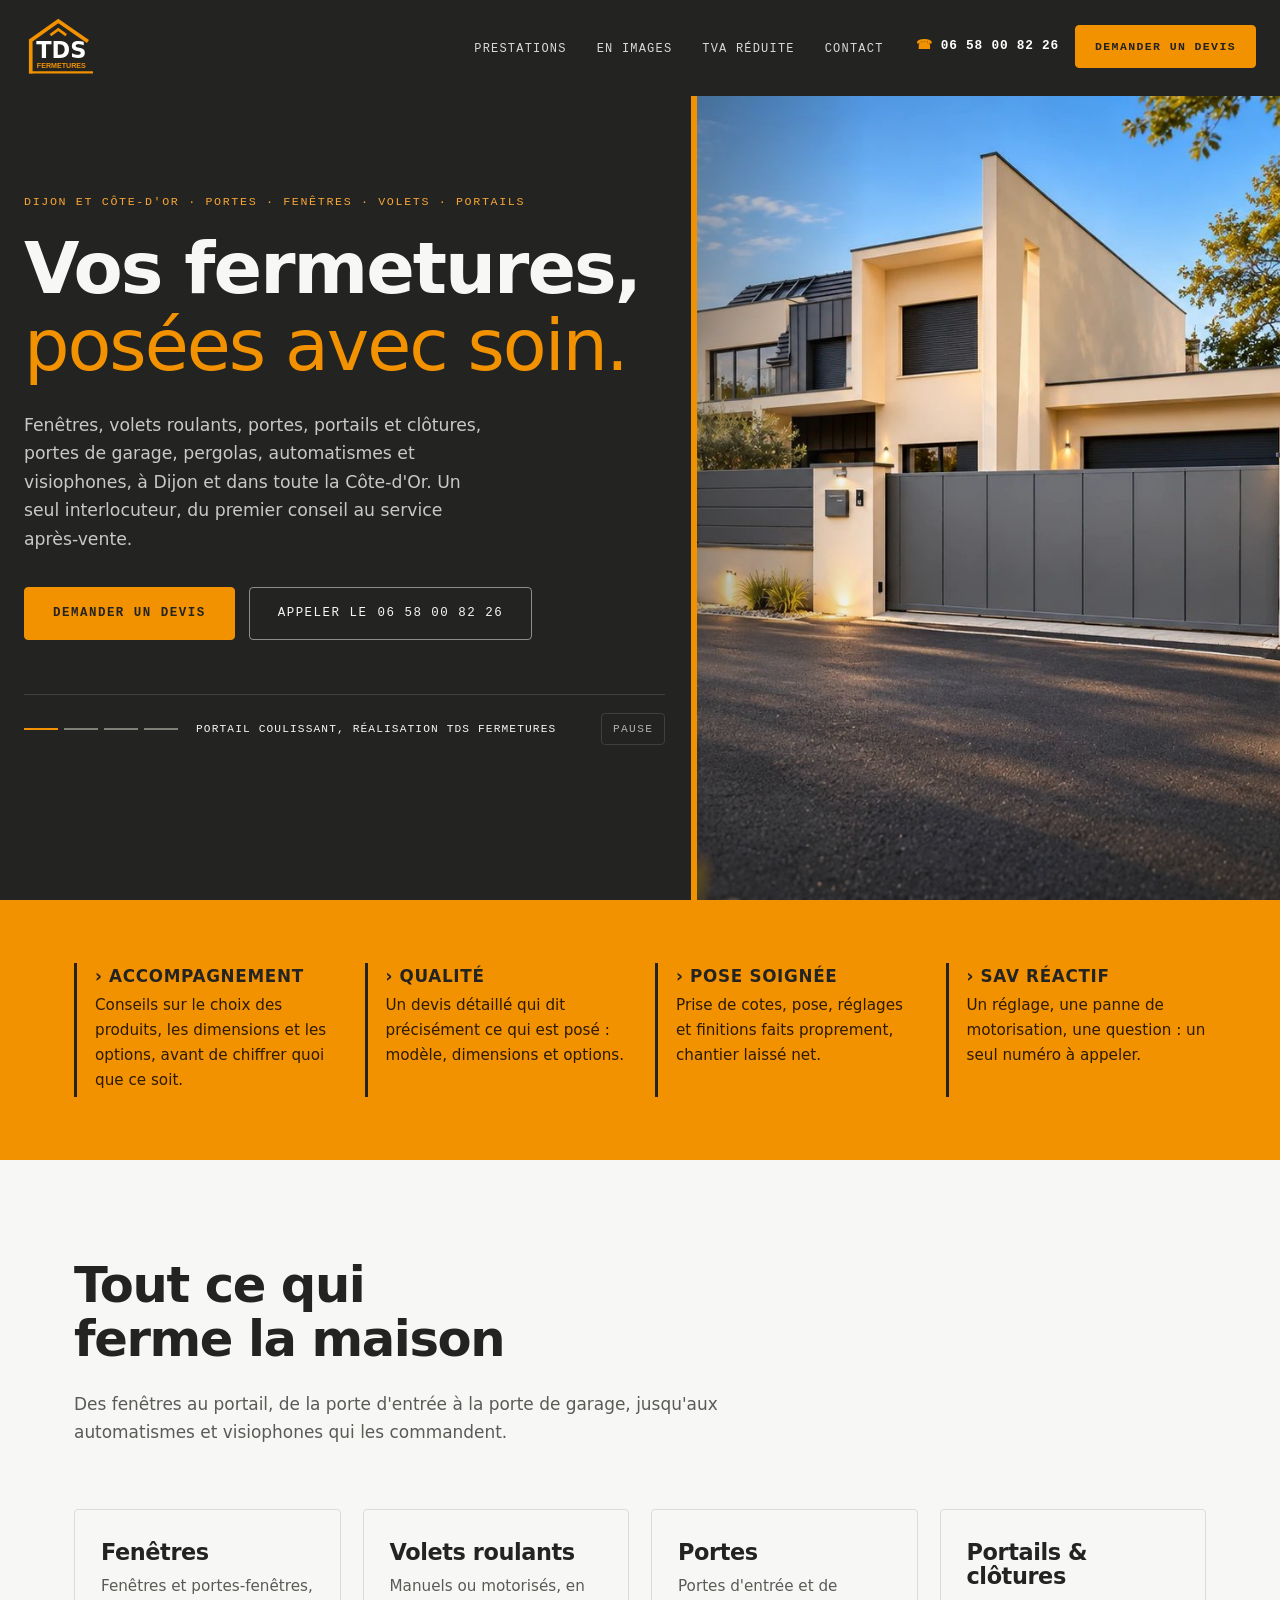
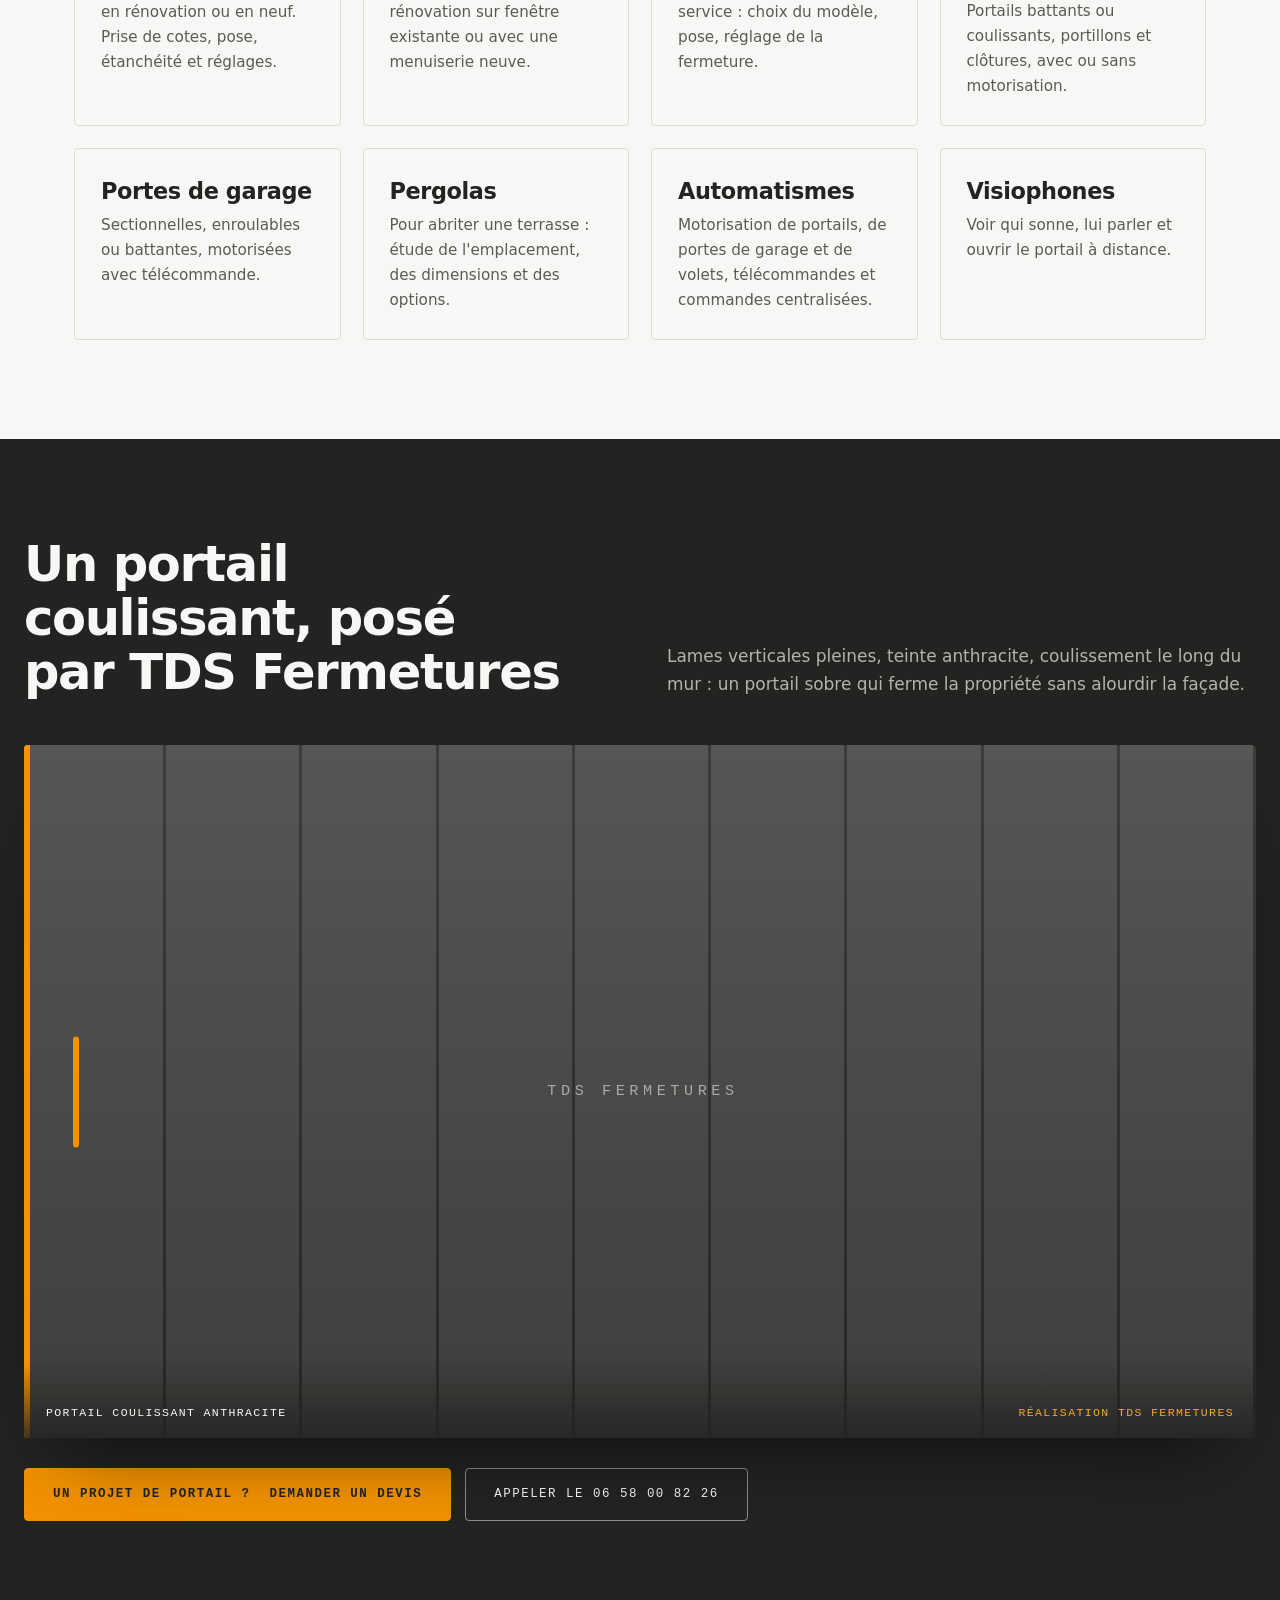
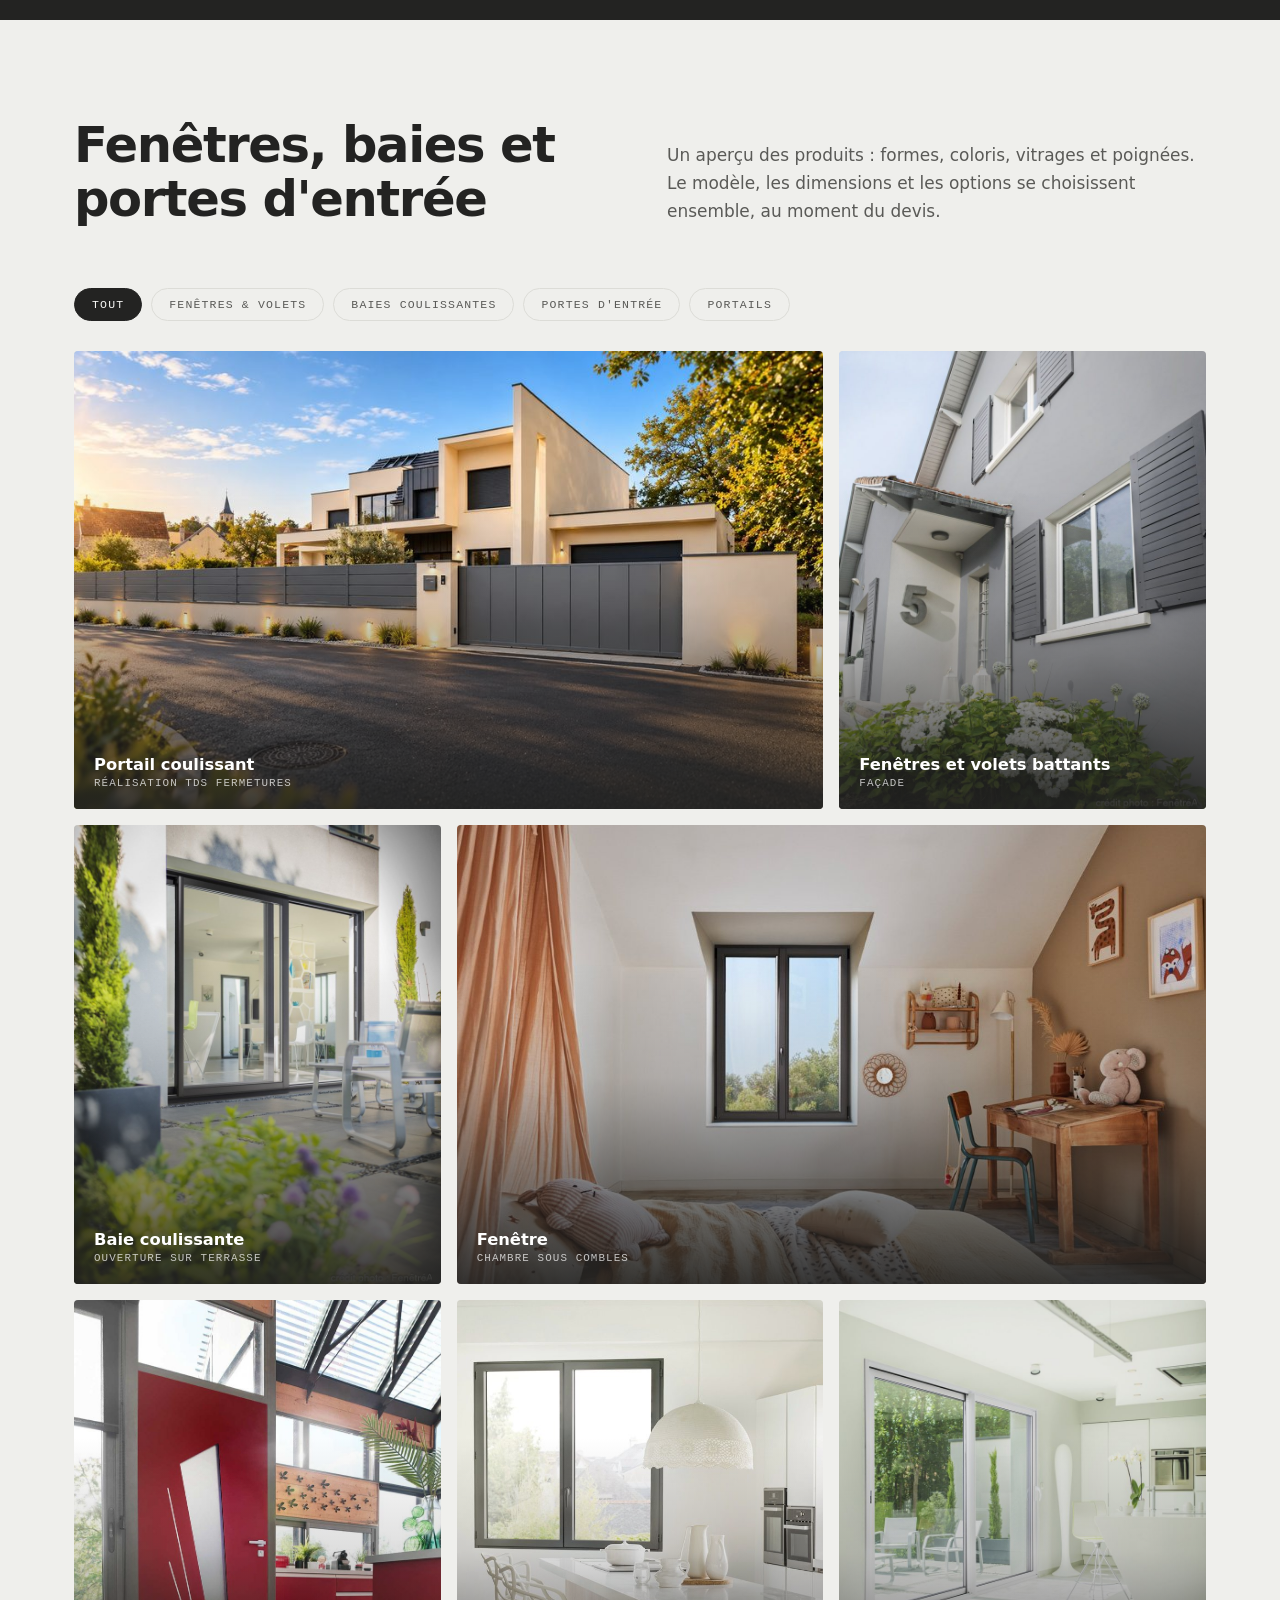
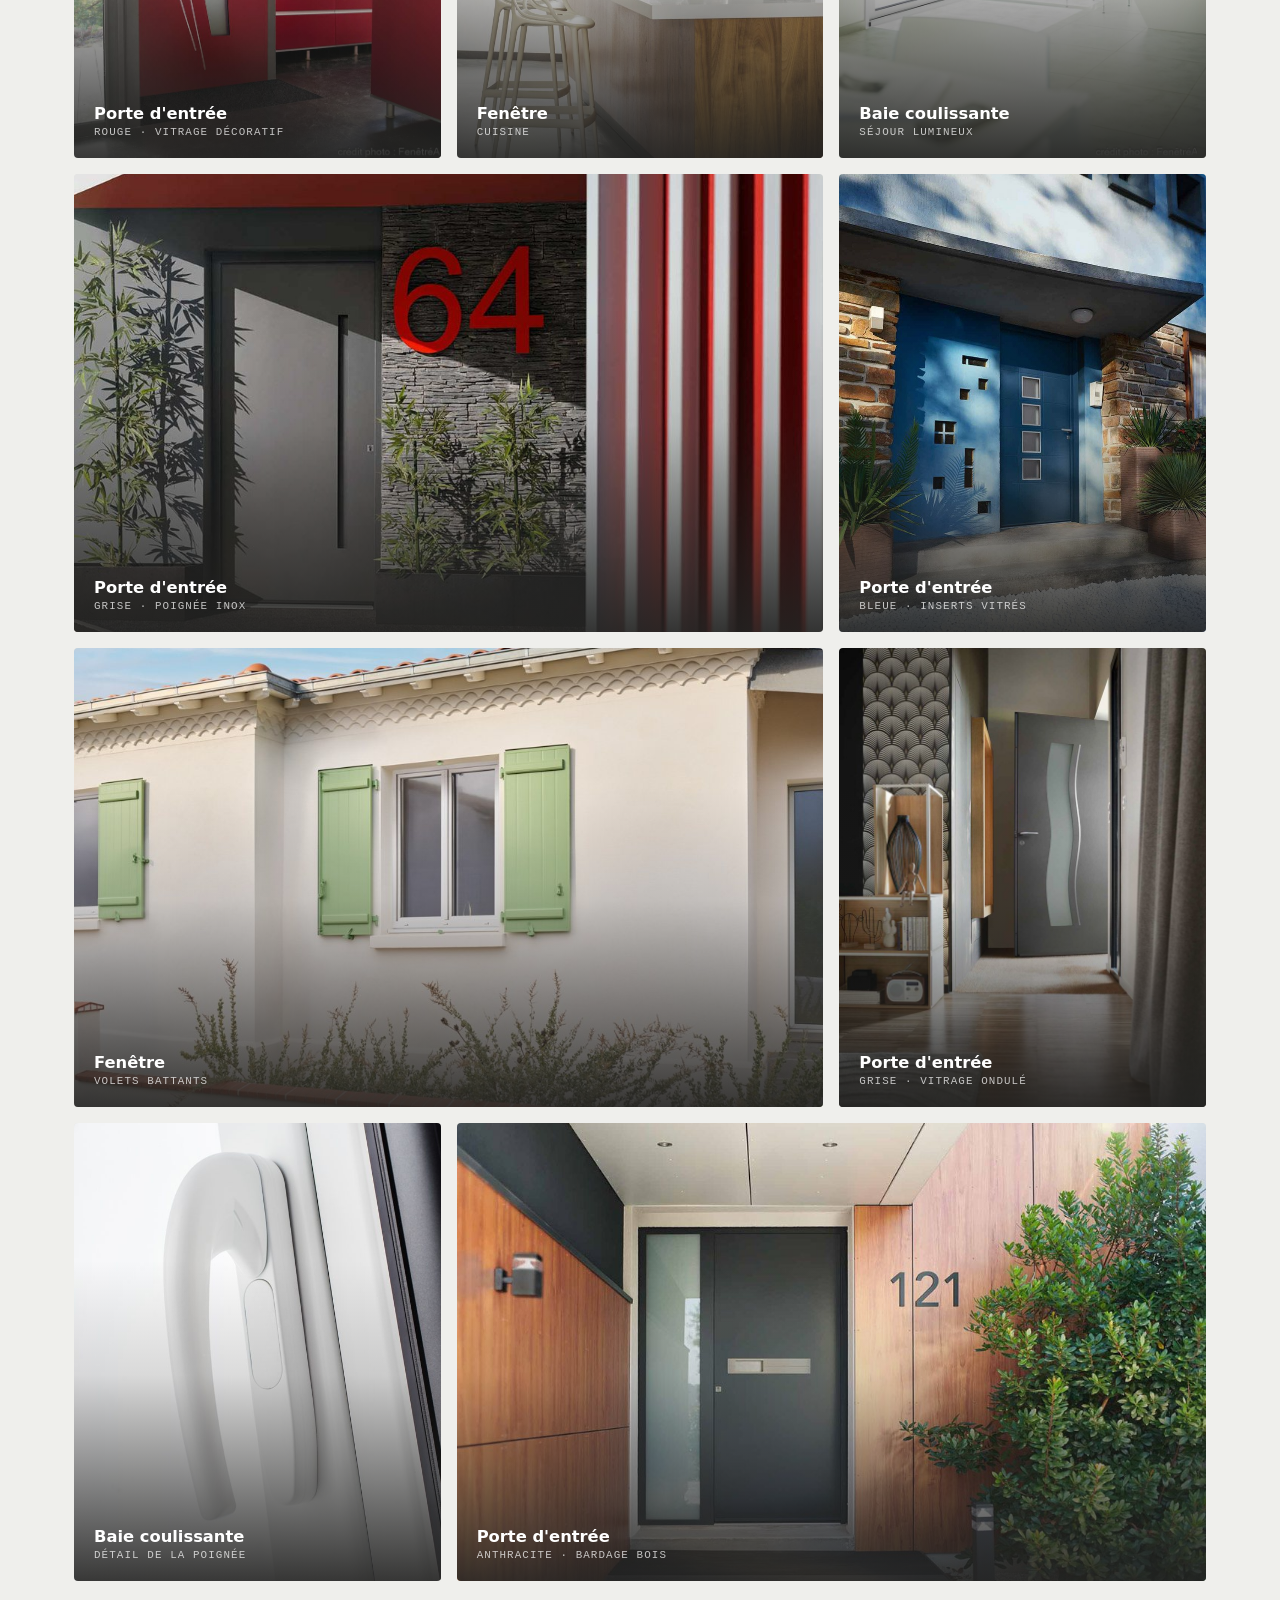
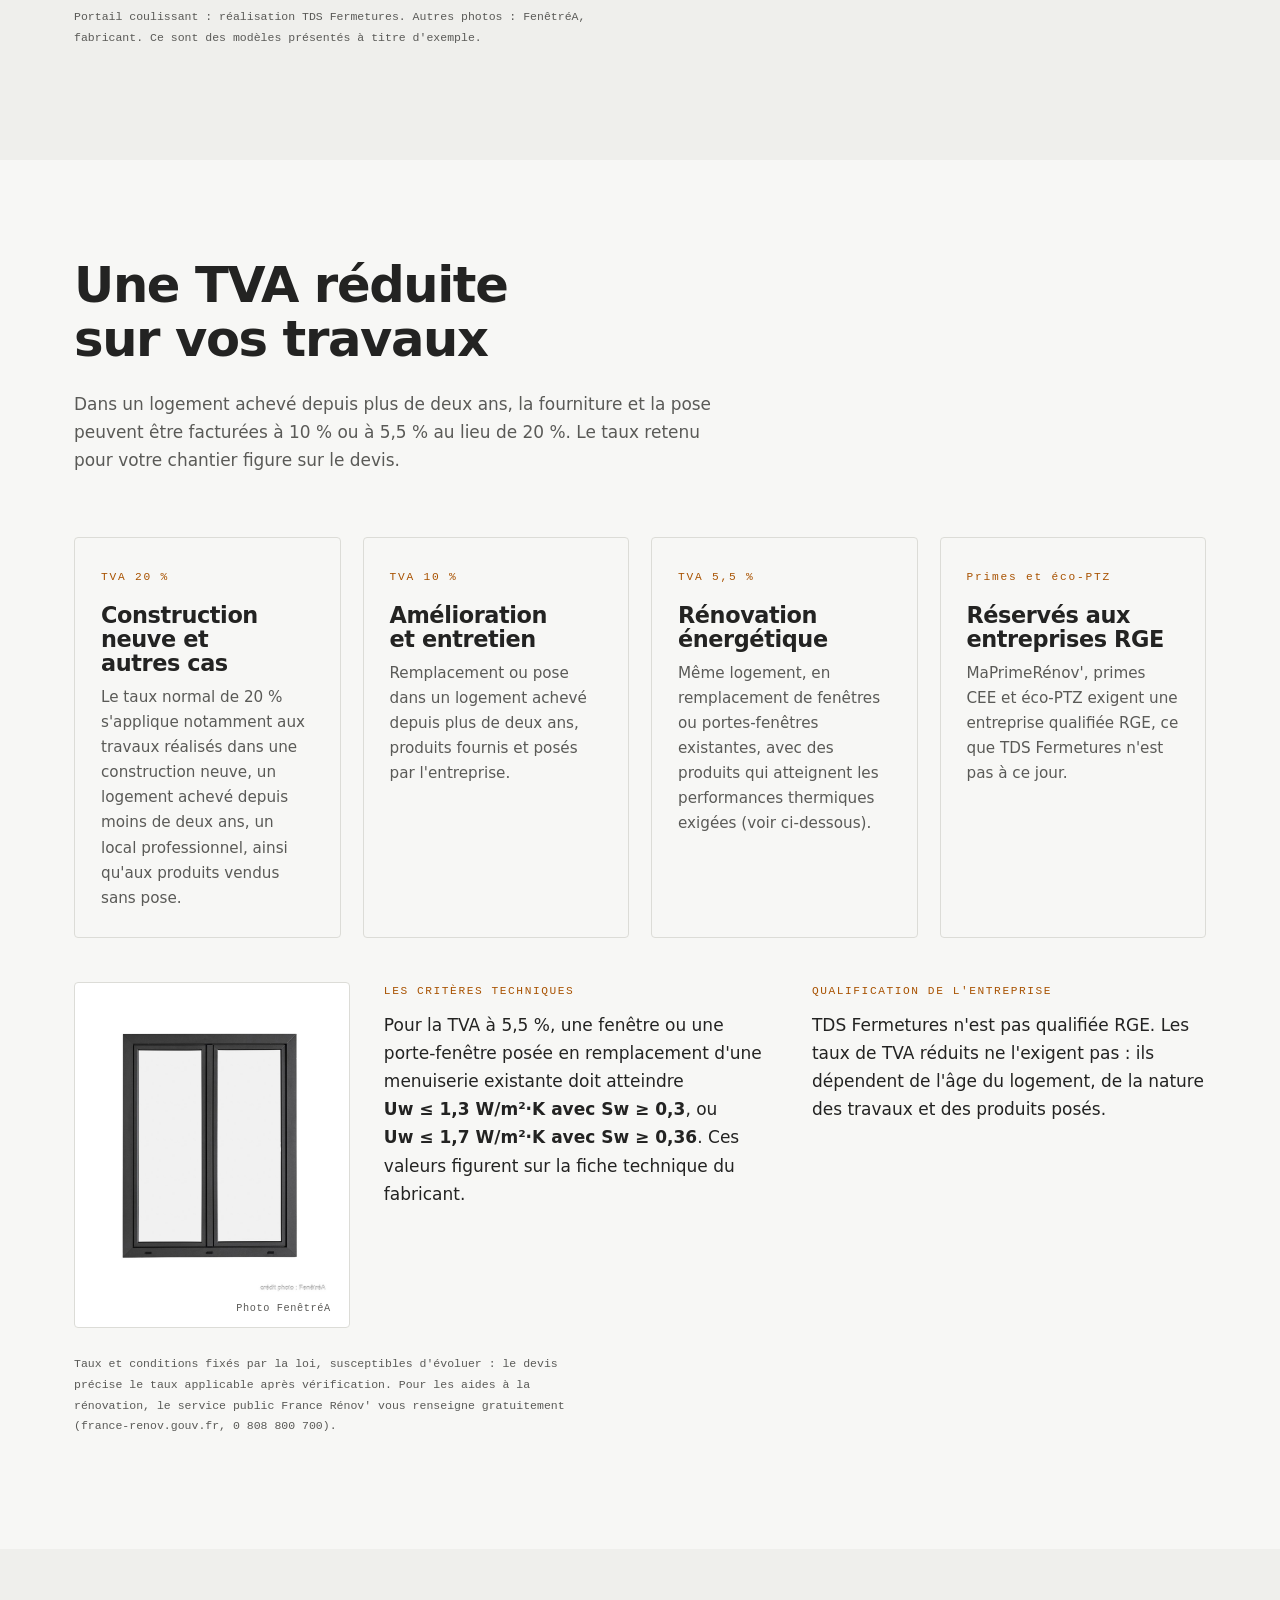
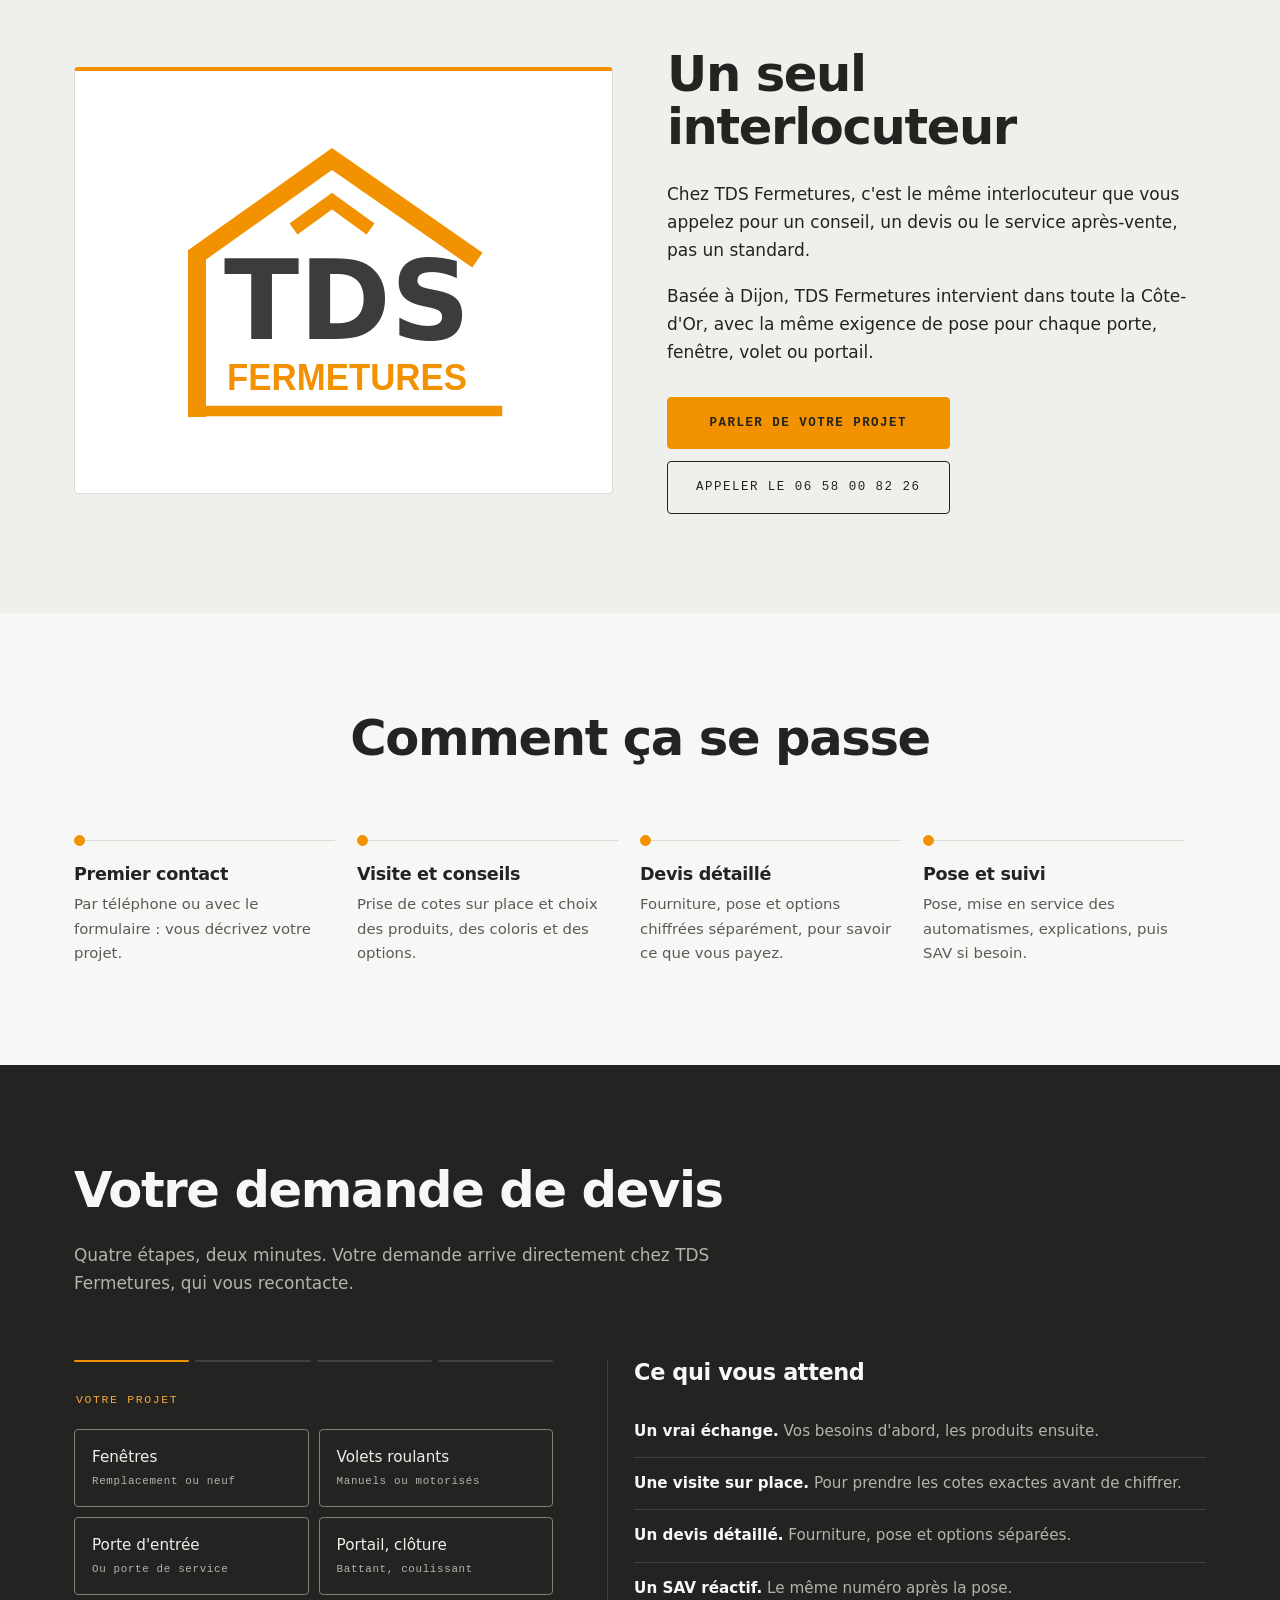
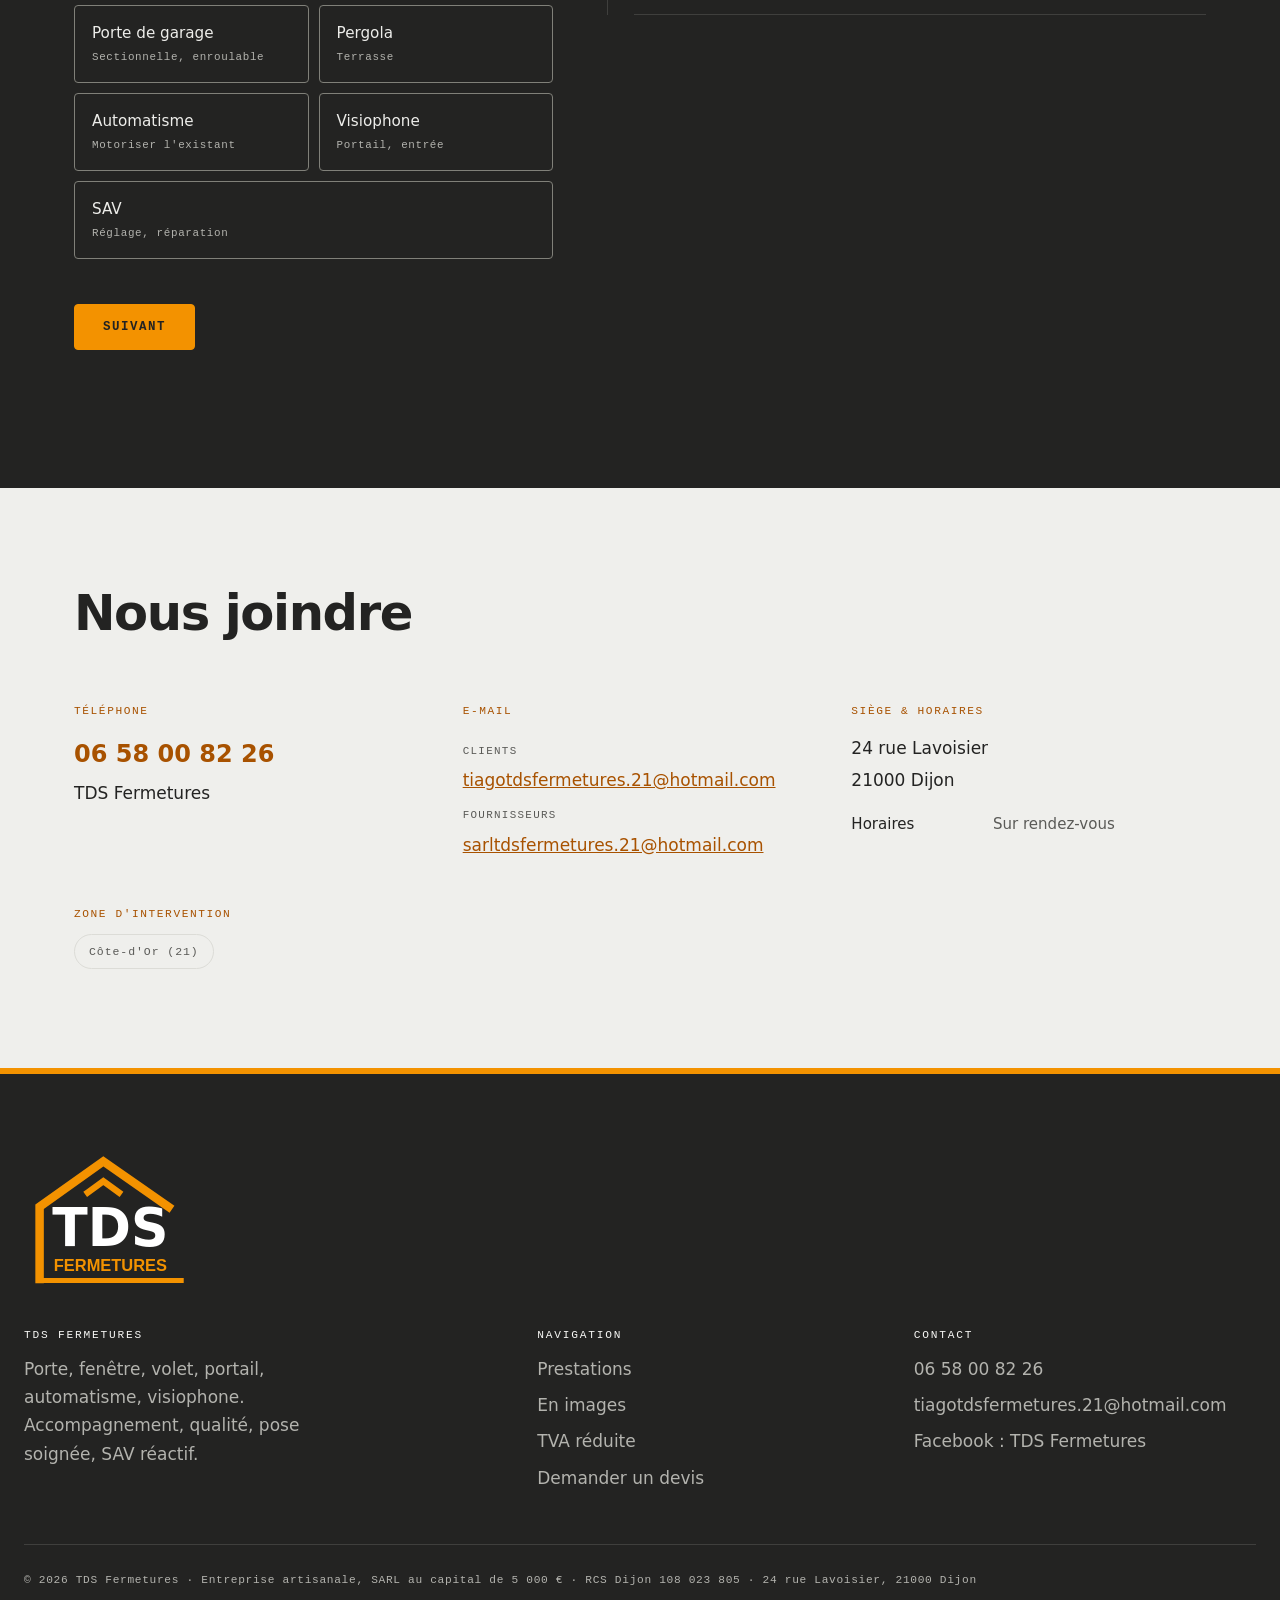
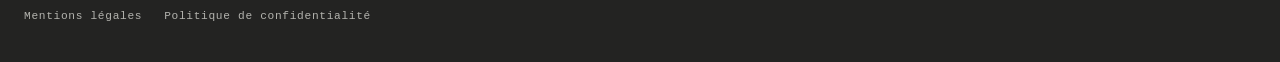
<file: index.html>
<!DOCTYPE html>
<html lang="fr">
<head>
<meta charset="UTF-8">
<!-- Aucune ressource tierce : scripts, styles et images viennent du site.
     Si un service d'envoi du devis est réactivé (main.js, serviceEnvoi),
     ajouter son adresse à connect-src. -->
<meta http-equiv="Content-Security-Policy" content="default-src 'none'; script-src 'self'; style-src 'self' 'unsafe-inline'; img-src 'self'; connect-src 'self'; base-uri 'none'; form-action 'self'; object-src 'none'">
<meta name="viewport" content="width=device-width, initial-scale=1.0">
<title>Fenêtres, volets, portes et portails à Dijon | TDS Fermetures</title>
<meta name="description" content="Pose de fenêtres, volets roulants, portes, portails et automatismes à Dijon et en Côte-d'Or. Visite sur place et devis détaillé. Tél. 06 58 00 82 26.">
<link rel="canonical" href="https://tds-fermetures.fr/">
<meta property="og:type" content="website">
<meta property="og:site_name" content="TDS Fermetures">
<meta property="og:title" content="TDS Fermetures | Fenêtres, volets, portes et portails à Dijon et en Côte-d'Or">
<meta property="og:description" content="Pose de fenêtres, volets, portes, portails et automatismes à Dijon et en Côte-d'Or. Devis au 06 58 00 82 26.">
<meta property="og:locale" content="fr_FR">
<meta property="og:url" content="https://tds-fermetures.fr/">
<meta property="og:image" content="https://tds-fermetures.fr/assets/images/partage.jpg">
<meta property="og:image:width" content="1200">
<meta property="og:image:height" content="630">
<meta property="og:image:alt" content="TDS Fermetures, Dijon et Côte-d'Or : portail coulissant posé par l'entreprise. 06 58 00 82 26">
<meta name="twitter:card" content="summary_large_image">
<meta name="theme-color" content="#F39200">
<link rel="icon" href="assets/favicon.svg" type="image/svg+xml">
<link rel="apple-touch-icon" href="assets/apple-touch-icon.png">
<link rel="stylesheet" href="assets/css/style.css?v=20261126">
<!-- Sans JavaScript, les blocs qui apparaissent au défilement restent visibles. -->
<noscript><style>.apparait{opacity:1;transform:none}.hero__repere,.devis__pied,.devis__jauge,#formDevis .volet,.burger{display:none}</style></noscript>

<script type="application/ld+json">
{
  "@context": "https://schema.org",
  "@type": "HomeAndConstructionBusiness",
  "name": "TDS Fermetures",
  "description": "Pose de fenêtres, volets roulants, portes, portails et clôtures, portes de garage, pergolas, automatismes et visiophones.",
  "legalName": "TDS FERMETURES",
  "url": "https://tds-fermetures.fr/",
  "logo": "https://tds-fermetures.fr/assets/logo/tds-fermetures.svg",
  "image": "https://tds-fermetures.fr/assets/images/partage.jpg",
  "telephone": "+33658008226",
  "email": "tiagotdsfermetures.21@hotmail.com",
  "vatID": "FR53108023805",
  "address": {
    "@type": "PostalAddress",
    "streetAddress": "24 rue Lavoisier",
    "postalCode": "21000",
    "addressLocality": "Dijon",
    "addressCountry": "FR"
  },
  "areaServed": { "@type": "AdministrativeArea", "name": "Côte-d'Or" },
  "sameAs": ["https://www.facebook.com/share/19ZKpWqVXY/"]
}
</script>
</head>
<body>
<a class="skip-link" href="#principal">Aller au contenu principal</a>

<!-- ===================== EN-TÊTE ===================== -->
<header class="entete" id="entete">
  <div class="wrap-large nav">
    <a href="#principal" class="marque" aria-label="TDS Fermetures, accueil">
      <!-- Logo en ligne : « TDS » prend la couleur du texte de l'en-tête
           (blanc sur la photo, anthracite une fois l'en-tête posé). -->
      <svg class="marque__logo" viewBox="0 0 240 196" aria-hidden="true" focusable="false">
        <g fill="none" stroke="#F39200" stroke-linejoin="miter" stroke-linecap="square">
          <path d="M22 182 V80 L112 16 L204 80" stroke-width="12"/>
          <path d="M90 60 L112 44 L134 60" stroke-width="9"/>
          <path d="M22 184 H222" stroke-width="7"/>
        </g>
        <text x="40" y="136" textLength="164" lengthAdjust="spacingAndGlyphs" font-family="'Arial Black','Segoe UI Black',Impact,system-ui,sans-serif" font-weight="900" font-size="74" fill="currentColor">TDS</text>
        <text x="42" y="170" textLength="160" lengthAdjust="spacingAndGlyphs" font-family="Arial,'Segoe UI',system-ui,sans-serif" font-weight="800" font-size="24" fill="#F39200">FERMETURES</text>
      </svg>
      <span class="sr-only" data-cms="marque.nom">TDS Fermetures</span>
    </a>

    <nav class="nav-principale" aria-label="Navigation principale">
    <ul class="nav-liens">
      <li><a href="#prestations">Prestations</a></li>
      <li><a href="#chantiers">En images</a></li>
      <li><a href="#aides">TVA réduite</a></li>
      <li><a href="#infos">Contact</a></li>
    </ul>
    </nav>

    <div class="nav-actions">
      <a href="tel:+33658008226" class="entete__tel" data-cms="infos.telephone" data-cms-lien="tel">06 58 00 82 26</a>
      <a href="#devis" class="btn btn--sm btn--plein">Demander un devis</a>
      <button class="burger" id="burger" aria-label="Ouvrir le menu" aria-expanded="false" aria-controls="menuMobile">
        <span></span><span></span><span></span>
      </button>
    </div>
  </div>
</header>

<nav class="menu-mobile" id="menuMobile" aria-label="Menu">
  <button class="menu-mobile__fermer" id="fermerMenu">Fermer</button>
  <ul>
    <li><a href="#prestations">Prestations</a></li>
    <li><a href="#chantiers">En images</a></li>
    <li><a href="#aides">TVA réduite</a></li>
    <li><a href="#devis">Devis</a></li>
    <li><a href="#infos">Contact</a></li>
  </ul>
  <a href="#devis" class="btn btn--plein">Demander un devis</a>
  <a href="tel:+33658008226" class="btn btn--clair">Appeler le 06 58 00 82 26</a>
</nav>

<main id="principal">

  <!-- ===================== HERO ===================== -->
  <section class="hero" id="accueil">
    <div class="hero__cadre">

      <!-- Photos de l'accueil, en fondu enchaîné (content/site.json,
           hero.photos). Seule la première se charge avec la page. -->
      <div class="hero__visuel">
        <div class="hero__photos" data-cms-list="hero.photos">
          <figure class="hero__photo est-active" data-legende="Portail coulissant, réalisation TDS Fermetures">
            <img src="assets/images/realisation-portail-coulissant.jpg" alt="Portail coulissant anthracite à lames verticales posé par TDS Fermetures devant une maison contemporaine" style="object-position: 66% 50%;" fetchpriority="high" decoding="async">
          </figure>
          <figure class="hero__photo" data-legende="Fenêtres et volets battants" data-credit="Photo FenêtréA">
            <img data-src="assets/images/fenetre-facade-grise.jpg" alt="Façade grise, fenêtres blanches et volets battants anthracite" decoding="async">
          </figure>
          <figure class="hero__photo" data-legende="Baie coulissante" data-credit="Photo FenêtréA">
            <img data-src="assets/images/baie-coulissante-terrasse.jpg" alt="Grande baie coulissante ouverte sur une terrasse" decoding="async">
          </figure>
          <figure class="hero__photo" data-legende="Porte d'entrée" data-credit="Photo FenêtréA">
            <img data-src="assets/images/porte-grise-vitrage.jpg" alt="Porte d'entrée grise à vitrage ondulé, vue depuis l'intérieur" decoding="async">
          </figure>
        </div>
      </div>

      <div class="wrap-large hero__contenu">
        <span class="annot" data-cms="hero.surtitre">Dijon et Côte-d'Or · Portes · Fenêtres · Volets · Portails</span>
        <h1 id="titrePrincipal" tabindex="-1">
          <span data-cms="hero.titre_1">Vos fermetures,</span>
          <span class="fin" data-cms="hero.titre_2">posées avec soin.</span>
        </h1>
        <p class="hero__texte" data-cms="hero.texte">
          Fenêtres, volets roulants, portes, portails et clôtures, portes de
          garage, pergolas, automatismes et visiophones, à Dijon et dans toute la
          Côte-d'Or. Un seul interlocuteur, du premier conseil au service après-vente.
        </p>
        <div class="hero__actions">
          <a href="#devis" class="btn btn--plein">Demander un devis</a>
          <a href="tel:+33658008226" class="btn btn--clair">Appeler le <span data-cms="infos.telephone">06 58 00 82 26</span></a>
        </div>

        <!-- Repère du diaporama : une jauge par photo, comme celle du devis. -->
        <div class="hero__repere" id="repereAccueil">
          <div class="hero__jauge" role="group" aria-label="Choisir la photo affichée"></div>
          <p class="hero__legende" aria-live="polite">
            <span class="hero__legende-texte">Portail coulissant, réalisation TDS Fermetures</span>
            <span class="hero__legende-credit" hidden></span>
          </p>
          <button type="button" class="hero__pause">Pause</button>
        </div>
      </div>

    </div>
  </section>

  <!-- ===================== ENGAGEMENTS ===================== -->
  <!-- Les quatre mots de la carte de visite. -->
  <section class="section section--orange" id="engagements" aria-labelledby="titreEngagements">
    <div class="wrap">
      <h2 class="sr-only" id="titreEngagements">Nos engagements</h2>
      <div class="engagements apparait" data-cms-list="engagements">
        <div class="engagement">
          <h3>Accompagnement</h3>
          <p>Conseils sur le choix des produits, les dimensions et les options, avant de chiffrer quoi que ce soit.</p>
        </div>
        <div class="engagement">
          <h3>Qualité</h3>
          <p>Un devis détaillé qui dit précisément ce qui est posé : modèle, dimensions et options.</p>
        </div>
        <div class="engagement">
          <h3>Pose soignée</h3>
          <p>Prise de cotes, pose, réglages et finitions faits proprement, chantier laissé net.</p>
        </div>
        <div class="engagement">
          <h3>SAV réactif</h3>
          <p>Un réglage, une panne de motorisation, une question : un seul numéro à appeler.</p>
        </div>
      </div>
    </div>
  </section>

  <!-- ===================== PRESTATIONS ===================== -->
  <section class="section" id="prestations">
    <div class="wrap">
      <div class="tete">
        <h2 class="apparait d1" data-cms="prestations.titre">Tout ce qui ferme la maison</h2>
        <p class="apparait d1" data-cms="prestations.texte">
          Des fenêtres au portail, de la porte d'entrée à la porte de garage,
          jusqu'aux automatismes et visiophones qui les commandent.
        </p>
      </div>

      <div class="metiers metiers--quatre apparait d1" data-cms-list="prestations.liste">
        <article class="metier">
          <div class="metier__profondeur">
            <h3>Fenêtres</h3>
            <p>Fenêtres et portes-fenêtres, en rénovation ou en neuf. Prise de cotes, pose, étanchéité et réglages.</p>
          </div>
        </article>
        <article class="metier">
          <div class="metier__profondeur">
            <h3>Volets roulants</h3>
            <p>Manuels ou motorisés, en rénovation sur fenêtre existante ou avec une menuiserie neuve.</p>
          </div>
        </article>
        <article class="metier">
          <div class="metier__profondeur">
            <h3>Portes</h3>
            <p>Portes d'entrée et de service : choix du modèle, pose, réglage de la fermeture.</p>
          </div>
        </article>
        <article class="metier">
          <div class="metier__profondeur">
            <h3>Portails &amp; clôtures</h3>
            <p>Portails battants ou coulissants, portillons et clôtures, avec ou sans motorisation.</p>
          </div>
        </article>
        <article class="metier">
          <div class="metier__profondeur">
            <h3>Portes de garage</h3>
            <p>Sectionnelles, enroulables ou battantes, motorisées avec télécommande.</p>
          </div>
        </article>
        <article class="metier">
          <div class="metier__profondeur">
            <h3>Pergolas</h3>
            <p>Pour abriter une terrasse : étude de l'emplacement, des dimensions et des options.</p>
          </div>
        </article>
        <article class="metier">
          <div class="metier__profondeur">
            <h3>Automatismes</h3>
            <p>Motorisation de portails, de portes de garage et de volets, télécommandes et commandes centralisées.</p>
          </div>
        </article>
        <article class="metier">
          <div class="metier__profondeur">
            <h3>Visiophones</h3>
            <p>Voir qui sonne, lui parler et ouvrir le portail à distance.</p>
          </div>
        </article>
      </div>
    </div>
  </section>

  <!-- ===================== RÉALISATION ===================== -->
  <!-- Première réalisation de TDS Fermetures (portail posé et photographié
       par l'entreprise). Le panneau à lames coulisse comme un portail
       pour dévoiler la photo, puis un cadre orange désigne l'ouvrage.
       Sans JavaScript ou en mouvement réduit : la photo et le cadre
       s'affichent directement. -->
  <section class="section section--encre rea" id="realisation" aria-labelledby="titreRealisation">
    <div class="wrap-large">
      <div class="tete tete--large rea__tete">
        <div>
          <h2 class="apparait d1" id="titreRealisation" data-cms="realisation.titre">Un portail coulissant, posé par TDS Fermetures</h2>
        </div>
        <p class="apparait d1" data-cms="realisation.texte">
          Lames verticales pleines, teinte anthracite, coulissement le long du
          mur : un portail sobre qui ferme la propriété sans alourdir la façade.
        </p>
      </div>

      <figure class="rea__figure" id="figureRealisation">
        <div class="rea__photo">
        <img src="assets/images/realisation-portail-coulissant.jpg"
             srcset="assets/images/realisation-portail-coulissant-960.jpg 960w, assets/images/realisation-portail-coulissant.jpg 1672w"
             sizes="(max-width: 1440px) 100vw, 1392px"
             data-cms-image="realisation.image" data-cms="realisation.alt" data-cms-attr="alt"
             alt="Portail coulissant anthracite à lames verticales posé par TDS Fermetures devant une maison contemporaine"
             width="1672" height="941" loading="lazy" decoding="async">
        <div class="rea__cadre" id="cadreRealisation" style="left:52.5%;top:45.9%;width:27.3%;height:21.1%;" aria-hidden="true">
          <i></i><i></i><i></i><i></i>
          <span class="rea__etiquette" data-cms="realisation.etiquette">Réalisation TDS Fermetures</span>
        </div>
        <div class="rea__portail" aria-hidden="true">
          <span class="rea__poignee"></span>
          <span class="rea__marque">TDS Fermetures</span>
        </div>
        </div>
        <figcaption class="rea__legende">
          <span data-cms="realisation.legende">Portail coulissant anthracite</span>
          <span>Réalisation TDS Fermetures</span>
        </figcaption>
      </figure>

      <div class="rea__actions apparait">
        <a href="#devis" class="btn btn--plein"><span class="rea__cta-long">Un projet de portail ?&nbsp;</span>Demander un devis</a>
        <a href="tel:+33658008226" class="btn btn--clair">Appeler le 06 58 00 82 26</a>
      </div>
    </div>
  </section>

  <!-- ===================== EN IMAGES ===================== -->
  <!-- Photos du fabricant FenêtréA, fournies par TDS Fermetures. Ce ne sont
       pas des chantiers de l'entreprise : la mention sous la galerie le dit.
       Les photos de chantiers viendront s'ajouter dans content/site.json. -->
  <section class="section section--papier2" id="chantiers">
    <div class="wrap">
      <div class="tete tete--large">
        <div>
          <h2 class="apparait d1" data-cms="chantiers.titre">Fenêtres, baies et portes d'entrée</h2>
        </div>
        <p class="apparait d1" data-cms="chantiers.texte">
          Un aperçu des produits : formes, coloris, vitrages et poignées. Le modèle,
          les dimensions et les options se choisissent ensemble, au moment du devis.
        </p>
      </div>

      <div class="filtres apparait d1" role="group" aria-label="Filtrer les photos">
        <button type="button" class="filtre" data-filtre="tout" aria-pressed="true">Tout</button>
        <button type="button" class="filtre" data-filtre="fermetures" aria-pressed="false">Fenêtres &amp; volets</button>
        <button type="button" class="filtre" data-filtre="coulissants" aria-pressed="false">Baies coulissantes</button>
        <button type="button" class="filtre" data-filtre="portes" aria-pressed="false">Portes d'entrée</button>
        <button type="button" class="filtre" data-filtre="exterieur" aria-pressed="false">Portails</button>
      </div>

      <div class="galerie apparait d2" id="galerie" data-cms-list="chantiers.ouvrages">
        <button type="button" data-format="paysage" class="oeuvre oeuvre--paysage" data-categorie="exterieur" data-credit="Réalisation TDS Fermetures">
          <img src="assets/images/realisation-portail-coulissant-960.jpg" alt="Portail coulissant anthracite à lames verticales posé par TDS Fermetures" style="object-position: 66% 50%;" loading="lazy" decoding="async">
          <span class="oeuvre__voile">
            <span class="oeuvre__titre">Portail coulissant</span>
            <span class="oeuvre__meta">Réalisation TDS Fermetures</span>
          </span>
        </button>
        <button type="button" data-format="portrait" class="oeuvre" data-categorie="fermetures" data-credit="Photo FenêtréA">
          <img src="assets/images/fenetre-facade-grise.jpg" alt="Façade grise, fenêtres blanches et volets battants anthracite" loading="lazy" decoding="async">
          <span class="oeuvre__voile">
            <span class="oeuvre__titre">Fenêtres et volets battants</span>
            <span class="oeuvre__meta">Façade</span>
          </span>
        </button>
        <button type="button" data-format="portrait" class="oeuvre" data-categorie="coulissants" data-credit="Photo FenêtréA">
          <img src="assets/images/baie-coulissante-terrasse.jpg" alt="Grande baie coulissante ouverte sur une terrasse fleurie" loading="lazy" decoding="async">
          <span class="oeuvre__voile">
            <span class="oeuvre__titre">Baie coulissante</span>
            <span class="oeuvre__meta">Ouverture sur terrasse</span>
          </span>
        </button>
        <button type="button" data-format="paysage" class="oeuvre oeuvre--paysage" data-categorie="fermetures" data-credit="Photo FenêtréA">
          <img src="assets/images/fenetre-chambre.jpg" alt="Fenêtre à cadre noir dans une chambre sous combles" loading="lazy" decoding="async">
          <span class="oeuvre__voile">
            <span class="oeuvre__titre">Fenêtre</span>
            <span class="oeuvre__meta">Chambre sous combles</span>
          </span>
        </button>
        <button type="button" data-format="portrait" class="oeuvre" data-categorie="portes" data-credit="Photo FenêtréA">
          <img src="assets/images/porte-rouge.jpg" alt="Porte d&#39;entrée rouge avec vitrage décoratif, vue depuis l&#39;intérieur" loading="lazy" decoding="async">
          <span class="oeuvre__voile">
            <span class="oeuvre__titre">Porte d&#39;entrée</span>
            <span class="oeuvre__meta">Rouge · vitrage décoratif</span>
          </span>
        </button>
        <button type="button" data-format="portrait" class="oeuvre" data-categorie="fermetures" data-credit="Photo FenêtréA">
          <img src="assets/images/fenetre-cuisine.jpg" alt="Fenêtre à cadre noir au-dessus d&#39;un îlot de cuisine" loading="lazy" decoding="async">
          <span class="oeuvre__voile">
            <span class="oeuvre__titre">Fenêtre</span>
            <span class="oeuvre__meta">Cuisine</span>
          </span>
        </button>
        <button type="button" data-format="paysage" class="oeuvre oeuvre--paysage" data-categorie="portes" data-credit="Photo FenêtréA">
          <img src="assets/images/porte-grise-inox.jpg" alt="Porte d&#39;entrée grise avec longue poignée inox, entrée de maison contemporaine" loading="lazy" decoding="async">
          <span class="oeuvre__voile">
            <span class="oeuvre__titre">Porte d&#39;entrée</span>
            <span class="oeuvre__meta">Grise · poignée inox</span>
          </span>
        </button>
        <button type="button" data-format="portrait" class="oeuvre" data-categorie="coulissants" data-credit="Photo FenêtréA">
          <img src="assets/images/baie-coulissante-sejour.jpg" alt="Baie coulissante blanche entre un séjour lumineux et le jardin" loading="lazy" decoding="async">
          <span class="oeuvre__voile">
            <span class="oeuvre__titre">Baie coulissante</span>
            <span class="oeuvre__meta">Séjour lumineux</span>
          </span>
        </button>
        <button type="button" data-format="portrait" class="oeuvre" data-categorie="portes" data-credit="Photo FenêtréA">
          <img src="assets/images/porte-bleue.jpg" alt="Porte d&#39;entrée bleue à petits inserts vitrés, façade en pierre" loading="lazy" decoding="async">
          <span class="oeuvre__voile">
            <span class="oeuvre__titre">Porte d&#39;entrée</span>
            <span class="oeuvre__meta">Bleue · inserts vitrés</span>
          </span>
        </button>
        <button type="button" data-format="paysage" class="oeuvre oeuvre--paysage" data-categorie="fermetures" data-credit="Photo FenêtréA">
          <img src="assets/images/fenetre-facade-volets.jpg" alt="Fenêtre blanche encadrée de volets battants verts sur une façade claire" loading="lazy" decoding="async">
          <span class="oeuvre__voile">
            <span class="oeuvre__titre">Fenêtre</span>
            <span class="oeuvre__meta">Volets battants</span>
          </span>
        </button>
        <button type="button" data-format="portrait" class="oeuvre" data-categorie="portes" data-credit="Photo FenêtréA">
          <img src="assets/images/porte-grise-vitrage.jpg" alt="Porte d&#39;entrée grise à vitrage ondulé, vue depuis l&#39;intérieur" loading="lazy" decoding="async">
          <span class="oeuvre__voile">
            <span class="oeuvre__titre">Porte d&#39;entrée</span>
            <span class="oeuvre__meta">Grise · vitrage ondulé</span>
          </span>
        </button>
        <button type="button" data-format="portrait" class="oeuvre" data-categorie="coulissants" data-credit="Photo FenêtréA">
          <img src="assets/images/baie-coulissante-poignee.jpg" alt="Gros plan sur la poignée blanche d&#39;une baie coulissante" loading="lazy" decoding="async">
          <span class="oeuvre__voile">
            <span class="oeuvre__titre">Baie coulissante</span>
            <span class="oeuvre__meta">Détail de la poignée</span>
          </span>
        </button>
        <button type="button" data-format="paysage" class="oeuvre oeuvre--paysage" data-categorie="portes" data-credit="Photo FenêtréA">
          <img src="assets/images/porte-anthracite-bois.jpg" alt="Porte d&#39;entrée anthracite entre deux pans de bardage bois" loading="lazy" decoding="async">
          <span class="oeuvre__voile">
            <span class="oeuvre__titre">Porte d&#39;entrée</span>
            <span class="oeuvre__meta">Anthracite · bardage bois</span>
          </span>
        </button>
      </div>

      <p class="note-honnete apparait" data-cms="chantiers.mention" data-cms-optional>
        Portail coulissant : réalisation TDS Fermetures. Autres photos : FenêtréA,
        fabricant. Ce sont des modèles présentés à titre d'exemple.
      </p>
    </div>
  </section>

  <!-- ===================== TVA RÉDUITE ===================== -->
  <!-- TDS Fermetures n'est pas qualifiée RGE : la section parle des taux de
       TVA, qui n'exigent pas de RGE, et dit clairement que les primes ne sont
       pas mobilisables. -->
  <section class="section" id="aides">
    <div class="wrap">
      <div class="tete">
        <h2 class="apparait d1" data-cms="aides.titre">Une TVA réduite sur vos travaux</h2>
        <p class="apparait d1" data-cms="aides.texte">
          Dans un logement achevé depuis plus de deux ans, la fourniture et la pose
          peuvent être facturées à 10 % ou à 5,5 % au lieu de 20 %. Le taux retenu
          pour votre chantier figure sur le devis.
        </p>
      </div>

      <div class="metiers metiers--quatre apparait d1" data-cms-list="aides.dispositifs">
        <article class="metier">
          <div class="metier__profondeur">
            <span class="metier__num">TVA 20 %</span>
            <h3>Construction neuve et autres cas</h3>
            <p>Le taux normal de 20 % s'applique notamment aux travaux réalisés dans une construction neuve, un logement achevé depuis moins de deux ans, un local professionnel, ainsi qu'aux produits vendus sans pose.</p>
          </div>
        </article>
        <article class="metier">
          <div class="metier__profondeur">
            <span class="metier__num">TVA 10 %</span>
            <h3>Amélioration et entretien</h3>
            <p>Remplacement ou pose dans un logement achevé depuis plus de deux ans, produits fournis et posés par l'entreprise.</p>
          </div>
        </article>
        <article class="metier">
          <div class="metier__profondeur">
            <span class="metier__num">TVA 5,5 %</span>
            <h3>Rénovation énergétique</h3>
            <p>Même logement, en remplacement de fenêtres ou portes-fenêtres existantes, avec des produits qui atteignent les performances thermiques exigées (voir ci‑dessous).</p>
          </div>
        </article>
        <article class="metier">
          <div class="metier__profondeur">
            <span class="metier__num">Primes et éco‑PTZ</span>
            <h3>Réservés aux entreprises RGE</h3>
            <p>MaPrimeRénov', primes CEE et éco‑PTZ exigent une entreprise qualifiée RGE, ce que TDS Fermetures n'est pas à ce jour.</p>
          </div>
        </article>
      </div>

      <div class="aides__detail apparait d2">
        <figure class="aides__produit">
          <img src="assets/images/fenetre-deux-vantaux.jpg" alt="Fenêtre deux vantaux à cadre noir, vue de l'extérieur" width="816" height="1000" loading="lazy" decoding="async">
          <figcaption>Photo FenêtréA</figcaption>
        </figure>
        <div>
          <span class="bloc-info__label">Les critères techniques</span>
          <p>
            Pour la TVA à 5,5 %, une fenêtre ou une porte-fenêtre posée en
            remplacement d'une menuiserie existante doit atteindre
            <strong>Uw ≤ 1,3 W/m²·K avec Sw ≥ 0,3</strong>, ou
            <strong>Uw ≤ 1,7 W/m²·K avec Sw ≥ 0,36</strong>. Ces valeurs figurent
            sur la fiche technique du fabricant.
          </p>
        </div>
        <div>
          <span class="bloc-info__label">Qualification de l'entreprise</span>
          <p data-cms="aides.qualification">
            TDS Fermetures n'est pas qualifiée RGE. Les taux de TVA réduits ne
            l'exigent pas : ils dépendent de l'âge du logement, de la nature des travaux et des produits posés.
          </p>
        </div>
      </div>

      <p class="note-honnete apparait" data-cms="aides.mention">
        Taux et conditions fixés par la loi, susceptibles d'évoluer : le devis
        précise le taux applicable après vérification. Pour les aides à la
        rénovation, le service public France Rénov' vous renseigne gratuitement
        (france-renov.gouv.fr, 0 808 800 700).
      </p>
    </div>
  </section>

  <!-- ===================== L'ENTREPRISE ===================== -->
  <section class="section section--papier2" id="entreprise">
    <div class="wrap" style="display:grid;grid-template-columns:1fr 1fr;gap:54px;align-items:center;" data-split>
      <figure class="apparait entreprise__logo" style="margin:0;">
        <img src="assets/logo/tds-fermetures.svg" data-cms-image="images.entreprise"
             alt="Logo TDS Fermetures" width="240" height="196" loading="lazy" decoding="async">
      </figure>
      <div>
        <h2 class="apparait d1" data-cms="entreprise.titre">Un seul interlocuteur</h2>
        <p class="apparait d1" data-cms="entreprise.paragraphe_1">
          Chez TDS Fermetures, c'est le même interlocuteur que vous appelez pour
          un conseil, un devis ou le service après-vente, pas un standard.
        </p>
        <p class="apparait d2" data-cms="entreprise.paragraphe_2">
          Basée à Dijon, TDS Fermetures intervient dans toute la Côte-d'Or, avec
          la même exigence de pose pour chaque porte, fenêtre, volet ou portail.
        </p>
        <div class="apparait d2 entreprise__actions" style="margin-top:30px;display:grid;grid-template-columns:minmax(0,max-content);gap:12px;">
          <a href="#devis" class="btn btn--plein">Parler de votre projet</a>
          <a href="tel:+33658008226" class="btn">Appeler le 06 58 00 82 26</a>
        </div>
      </div>
    </div>
  </section>

  <!-- ===================== DÉROULÉ ===================== -->
  <section class="section">
    <div class="wrap">
      <div class="tete tete--centre">
        <h2 class="apparait d1" data-cms="processus.titre">Comment ça se passe</h2>
      </div>
      <div class="etapes apparait d1" data-cms-list="processus.etapes">
        <div class="etape">
          <h3>Premier contact</h3>
          <p>Par téléphone ou avec le formulaire : vous décrivez votre projet.</p>
        </div>
        <div class="etape">
          <h3>Visite et conseils</h3>
          <p>Prise de cotes sur place et choix des produits, des coloris et des options.</p>
        </div>
        <div class="etape">
          <h3>Devis détaillé</h3>
          <p>Fourniture, pose et options chiffrées séparément, pour savoir ce que vous payez.</p>
        </div>
        <div class="etape">
          <h3>Pose et suivi</h3>
          <p>Pose, mise en service des automatismes, explications, puis SAV si besoin.</p>
        </div>
      </div>
    </div>
  </section>

  <!-- ===================== DEVIS ===================== -->
  <section class="section section--encre" id="devis">
    <div class="wrap">
      <div class="tete">
        <h2 class="apparait d1" data-cms="devis.titre">Votre demande de devis</h2>
        <p class="apparait d1" data-cms="devis.texte">
          Quatre étapes, deux minutes. Votre demande arrive directement chez
          TDS Fermetures, qui vous recontacte.
        </p>
      </div>

      <div class="devis">
        <form id="formDevis" class="apparait d1" novalidate>
          <noscript><p class="devis__note">Ce formulaire a besoin de JavaScript : appelez le 06 58 00 82 26 ou écrivez à <a href="mailto:tiagotdsfermetures.21@hotmail.com">tiagotdsfermetures.21@hotmail.com</a>.</p></noscript>
          <div class="devis__jauge" aria-hidden="true">
            <span class="est-faite"></span><span></span><span></span><span></span>
          </div>
          <p id="etapeCourante" aria-live="polite" class="sr-only">Étape 1 sur 4</p>

          <!-- Piège à robots : invisible pour un visiteur, rempli par les
               robots qui remplissent tout. Une demande qui le remplit est
               ignorée. -->
          <div class="piege" aria-hidden="true">
            <label for="siteWeb">Ne pas remplir</label>
            <input type="text" id="siteWeb" name="_honey" tabindex="-1" autocomplete="off">
          </div>

          <!-- Étape 1 -->
          <fieldset class="volet est-active" data-volet="1" style="border:0;padding:0;margin:0;">
            <legend class="volet__titre">Votre projet</legend>
            <div class="choix">
              <label><input type="radio" name="ouvrage" value="Fenêtres" required> Fenêtres
                <span class="choix__note">Remplacement ou neuf</span></label>
              <label><input type="radio" name="ouvrage" value="Volets roulants"> Volets roulants
                <span class="choix__note">Manuels ou motorisés</span></label>
              <label><input type="radio" name="ouvrage" value="Porte d'entrée"> Porte d'entrée
                <span class="choix__note">Ou porte de service</span></label>
              <label><input type="radio" name="ouvrage" value="Portail ou clôture"> Portail, clôture
                <span class="choix__note">Battant, coulissant</span></label>
              <label><input type="radio" name="ouvrage" value="Porte de garage"> Porte de garage
                <span class="choix__note">Sectionnelle, enroulable</span></label>
              <label><input type="radio" name="ouvrage" value="Pergola"> Pergola
                <span class="choix__note">Terrasse</span></label>
              <label><input type="radio" name="ouvrage" value="Automatisme"> Automatisme
                <span class="choix__note">Motoriser l'existant</span></label>
              <label><input type="radio" name="ouvrage" value="Visiophone"> Visiophone
                <span class="choix__note">Portail, entrée</span></label>
              <label><input type="radio" name="ouvrage" value="Service après-vente"> SAV
                <span class="choix__note">Réglage, réparation</span></label>
            </div>
            <p class="champ__erreur" id="ouvrageErreur" aria-live="polite"></p>
          </fieldset>

          <!-- Étape 2 -->
          <fieldset class="volet" data-volet="2" style="border:0;padding:0;margin:0;">
            <legend class="volet__titre">Le détail</legend>
            <div class="duo">
              <div class="champ">
                <label for="quantite">Quantité ou dimensions</label>
                <input type="text" id="quantite" name="quantite" maxlength="80" placeholder="ex. 4 fenêtres, portail 3,5 m">
              </div>
              <div class="champ">
                <label for="motorisation">Motorisation</label>
                <select id="motorisation" name="motorisation">
                  <option value="Non précisé">Je ne sais pas</option>
                  <option value="Oui">Oui, motorisé</option>
                  <option value="Non">Non, manuel</option>
                  <option value="Sans objet">Sans objet</option>
                </select>
              </div>
            </div>
            <div class="duo">
              <div class="champ">
                <label for="typePose">Type de projet</label>
                <select id="typePose" name="typePose">
                  <option value="Non précisé">Je ne sais pas</option>
                  <option value="Remplacement de l'existant">Remplacement de l'existant</option>
                  <option value="Construction neuve ou extension">Construction neuve ou extension</option>
                  <option value="Réglage ou réparation (SAV)">Réglage ou réparation (SAV)</option>
                </select>
              </div>
              <div class="champ">
                <label for="anciennete">Âge du logement</label>
                <select id="anciennete" name="anciennete">
                  <option value="Non précisé">Je ne sais pas</option>
                  <option value="Plus de 2 ans">Plus de 2 ans</option>
                  <option value="Moins de 2 ans">Moins de 2 ans</option>
                </select>
              </div>
            </div>
            <div class="champ">
              <label for="details">Décrivez votre projet</label>
              <textarea id="details" name="details" rows="3" maxlength="600" placeholder="Matériau, coloris, accès, état de l'existant…"></textarea>
            </div>
          </fieldset>

          <!-- Étape 3 -->
          <fieldset class="volet" data-volet="3" style="border:0;padding:0;margin:0;">
            <legend class="volet__titre">Délai et lieu</legend>
            <div class="champ">
              <label for="delai">Pour quand ?</label>
              <select id="delai" name="delai">
                <option value="Non précisé">Je ne sais pas encore</option>
                <option value="Dès que possible">Dès que possible</option>
                <option value="Sous 3 mois">Dans les 3 mois</option>
                <option value="Sous 6 mois">Dans les 6 mois</option>
                <option value="Plus tard">Plus tard, je me renseigne</option>
              </select>
            </div>
            <div class="champ">
              <label for="budget">Budget envisagé</label>
              <select id="budget" name="budget">
                <option value="Non défini">Je ne sais pas encore</option>
                <option value="Moins de 3 000 €">Moins de 3 000 €</option>
                <option value="3 000 à 8 000 €">3 000 à 8 000 €</option>
                <option value="8 000 à 15 000 €">8 000 à 15 000 €</option>
                <option value="Plus de 15 000 €">Plus de 15 000 €</option>
              </select>
            </div>
            <div class="champ">
              <label for="adresseChantier">Commune</label>
              <input type="text" id="adresseChantier" name="adresseChantier" maxlength="80" autocomplete="address-level2" placeholder="Votre commune">
            </div>
          </fieldset>

          <!-- Étape 4 -->
          <fieldset class="volet" data-volet="4" style="border:0;padding:0;margin:0;">
            <legend class="volet__titre">Vos coordonnées</legend>
            <div class="duo">
              <div class="champ">
                <label for="nom">Nom <span class="obl">*</span></label>
                <input type="text" id="nom" name="nom" maxlength="80" required aria-describedby="nomErreur" autocomplete="name" placeholder="Votre nom">
                <p class="champ__erreur" id="nomErreur" aria-live="polite"></p>
              </div>
              <div class="champ">
                <label for="courriel">E-mail <span class="obl">*</span></label>
                <input type="email" id="courriel" name="courriel" maxlength="120" required aria-describedby="courrielErreur" autocomplete="email" placeholder="vous@exemple.fr">
                <p class="champ__erreur" id="courrielErreur" aria-live="polite"></p>
              </div>
            </div>
            <div class="champ">
              <label for="telephone">Téléphone <span class="obl">*</span></label>
              <input type="tel" id="telephone" name="telephone" required aria-describedby="telephoneErreur" autocomplete="tel"
                     pattern="^[0-9+\(\)\s.\-]{6,20}$" placeholder="06 12 34 56 78">
              <p class="champ__erreur" id="telephoneErreur" aria-live="polite"></p>
            </div>
            <p class="devis__note">
              Votre demande est envoyée par e-mail à TDS Fermetures, uniquement
              pour vous répondre, établir un devis ou assurer le service
              après-vente. Vous pouvez y accéder, la rectifier ou la faire effacer en
              écrivant à tiagotdsfermetures.21@hotmail.com. Durée de conservation,
              droits et réclamation auprès de la CNIL : voir la
              <a href="politique-de-confidentialite.html">politique de confidentialité</a>.
            </p>
          </fieldset>

          <div class="devis__pied">
            <button type="button" class="btn" id="precedent" hidden>Précédent</button>
            <button type="button" class="btn btn--plein" id="suivant">Suivant</button>
            <button type="submit" class="btn btn--plein" id="envoyer" hidden>Préparer ma demande</button>
            <p class="devis__etat" id="etatDevis" role="status" aria-live="polite"></p>
          </div>
          <div class="devis__secours" id="secoursDevis" hidden>
            <p>Votre demande n'est pas perdue : le bouton ci‑dessous ouvre votre
              messagerie avec l'e-mail déjà rédigé pour TDS Fermetures. Vérifiez-le,
              puis envoyez-le.</p>
            <div class="devis__secours-actions">
              <a class="btn btn--plein" id="secoursMail" href="#">Ouvrir ma messagerie</a>
              <a class="btn btn--clair" href="tel:+33658008226">Appeler le 06 58 00 82 26</a>
            </div>
            <p class="devis__secours-aide">Rien ne s'ouvre ? Écrivez à
              <a href="mailto:tiagotdsfermetures.21@hotmail.com">tiagotdsfermetures.21@hotmail.com</a>
              ou appelez directement TDS Fermetures.</p>
            <p class="devis__secours-aide" id="copieBloc" hidden><button type="button" class="lien-bouton" id="copieDevis">Copier ma demande</button>
              pour la coller dans votre e-mail. <span id="copieEtat" role="status"></span></p>
          </div>
        </form>

        <div class="devis__merci" id="merciDevis" tabindex="-1" hidden>
          <h3>Merci, votre demande est bien partie.</h3>
          <p>Elle a été transmise par e-mail à TDS Fermetures, qui vous
            recontactera. Pour une urgence, appelez le <a href="tel:+33658008226">06 58 00 82 26</a>.</p>
        </div>

        <aside class="devis__aparte apparait d2">
          <h3 data-cms="devis.aparte_titre">Ce qui vous attend</h3>
          <ul data-cms-list="devis.garanties">
            <li><div><strong>Un vrai échange.</strong> Vos besoins d'abord, les produits ensuite.</div></li>
            <li><div><strong>Une visite sur place.</strong> Pour prendre les cotes exactes avant de chiffrer.</div></li>
            <li><div><strong>Un devis détaillé.</strong> Fourniture, pose et options séparées.</div></li>
            <li><div><strong>Un SAV réactif.</strong> Le même numéro après la pose.</div></li>
          </ul>
        </aside>
      </div>
    </div>
  </section>

  <!-- ===================== AVIS ===================== -->
  <!-- Masquée tant qu'aucun avis réel n'est saisi dans content/site.json :
       jamais d'avis inventé. -->
  <section class="section" id="avis" hidden>
    <div class="wrap">
      <div class="tete tete--centre">
        <h2 class="apparait d1" data-cms="avis_titre">Ce qu'en disent les clients</h2>
      </div>
      <div class="avis-grille apparait d1" data-cms-list="avis"></div>
      <p class="note-honnete" data-cms="avis_note" data-cms-optional></p>
    </div>
  </section>

  <!-- ===================== CONTACT ===================== -->
  <section class="section section--papier2" id="infos">
    <div class="wrap">
      <div class="tete">
        <h2 class="apparait d1" data-cms="infos.titre">Nous joindre</h2>
      </div>
      <div class="infos-grille apparait d1">
        <div class="bloc-info">
          <span class="bloc-info__label">Téléphone</span>
          <p>
            <a class="lien-fort" href="tel:+33658008226" data-cms="infos.telephone" data-cms-lien="tel">06 58 00 82 26</a><br>
            <span data-cms="cartouche.entreprise">TDS Fermetures</span>
          </p>
        </div>
        <div class="bloc-info">
          <span class="bloc-info__label">E-mail</span>
          <p>
            <span class="bloc-info__sous">Clients</span><br>
            <a href="mailto:tiagotdsfermetures.21@hotmail.com" data-cms="infos.email" data-cms-lien="mailto">tiagotdsfermetures.21@hotmail.com</a><br>
            <span class="bloc-info__sous">Fournisseurs</span><br>
            <a href="mailto:sarltdsfermetures.21@hotmail.com" data-cms="infos.email_fournisseurs" data-cms-lien="mailto">sarltdsfermetures.21@hotmail.com</a>
          </p>
        </div>
        <div class="bloc-info">
          <span class="bloc-info__label">Siège &amp; horaires</span>
          <p>
            <span data-cms="infos.adresse_1">24 rue Lavoisier</span><br>
            <span data-cms="infos.adresse_2">21000 Dijon</span>
          </p>
          <table class="horaires" data-cms-list="infos.horaires">
            <tr><td>Horaires</td><td>Sur rendez-vous</td></tr>
          </table>
        </div>
      </div>

      <div class="apparait d2" style="margin-top:44px;">
        <span class="bloc-info__label">Zone d'intervention</span>
        <div class="zone-liste" data-cms-list="infos.zones">
          <span>Côte-d'Or (21)</span>
        </div>
      </div>
    </div>
  </section>

</main>

<!-- ===================== PIED ===================== -->
<footer class="pied">
  <div class="wrap-large">
    <img class="pied__logo" src="assets/logo/tds-fermetures-clair.svg" alt="TDS Fermetures" width="170" height="139" loading="lazy">
    <div class="pied__cols">
      <div>
        <h4>TDS Fermetures</h4>
        <p style="max-width:340px;" data-cms="pied.texte">
          Porte, fenêtre, volet, portail, automatisme, visiophone.
          Accompagnement, qualité, pose soignée, SAV réactif.
        </p>
      </div>
      <div>
        <h4>Navigation</h4>
        <ul>
          <li><a href="#prestations">Prestations</a></li>
          <li><a href="#chantiers">En images</a></li>
          <li><a href="#aides">TVA réduite</a></li>
          <li><a href="#devis">Demander un devis</a></li>
        </ul>
      </div>
      <div>
        <h4>Contact</h4>
        <ul>
          <li><a href="tel:+33658008226" data-cms="infos.telephone" data-cms-lien="tel">06 58 00 82 26</a></li>
          <li><a href="mailto:tiagotdsfermetures.21@hotmail.com" data-cms="infos.email" data-cms-lien="mailto">tiagotdsfermetures.21@hotmail.com</a></li>
        </ul>
        <ul data-cms-list="pied.reseaux" class="pied__reseaux">
          <li><a href="https://www.facebook.com/share/19ZKpWqVXY/" rel="noopener" target="_blank">Facebook : TDS Fermetures</a></li>
        </ul>
      </div>
    </div>
    <div class="pied__bas">
      <span>&copy; <span id="annee">2026</span> <span data-cms="marque.nom">TDS Fermetures</span> · Entreprise artisanale, SARL au capital de 5 000 € · RCS Dijon 108 023 805 · 24 rue Lavoisier, 21000 Dijon</span>
      <div class="pied__legal">
        <a href="mentions-legales.html">Mentions légales</a>
        <a href="politique-de-confidentialite.html">Politique de confidentialité</a>
      </div>
    </div>
  </div>
</footer>

<!-- ===================== VISIONNEUSE ===================== -->
<div class="visionneuse" id="visionneuse" role="dialog" aria-modal="true" aria-label="Photo en grand">
  <button type="button" class="visionneuse__fermer" data-fermer-visionneuse>Fermer</button>
  <button type="button" class="visionneuse__nav visionneuse__nav--prec" data-visionneuse-prec aria-label="Photo précédente">←</button>
  <button type="button" class="visionneuse__nav visionneuse__nav--suiv" data-visionneuse-suiv aria-label="Photo suivante">→</button>
  <figure>
    <img id="visionneuseImage" alt="">
    <figcaption id="visionneuseLegende"></figcaption>
  </figure>
</div>

<div class="appel-mobile">
  <a href="tel:+33658008226" class="btn btn--sombre">Appeler</a>
  <a href="#devis" class="btn btn--plein">Demander un devis</a>
</div>

<script src="assets/js/content.js?v=20261126"></script>
<script src="assets/js/main.js?v=20261126"></script>
</body>
</html>
</file>
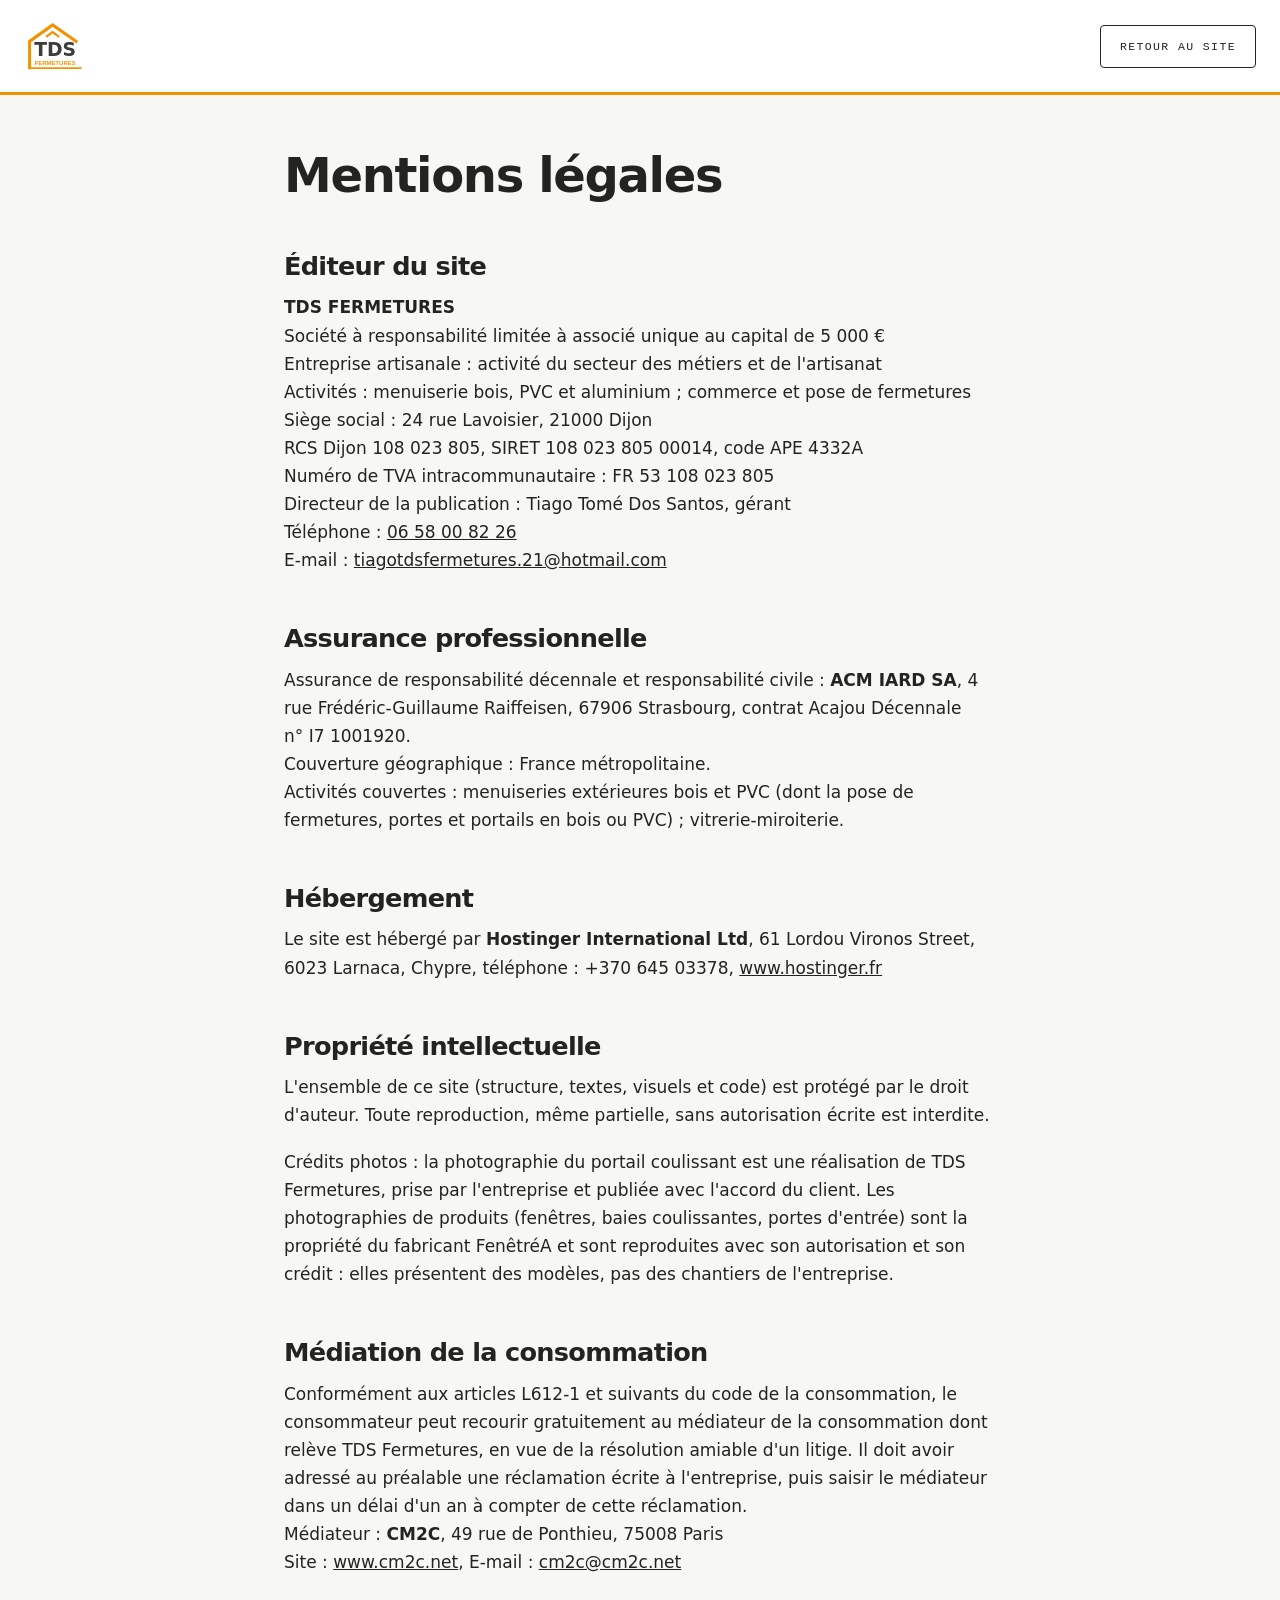
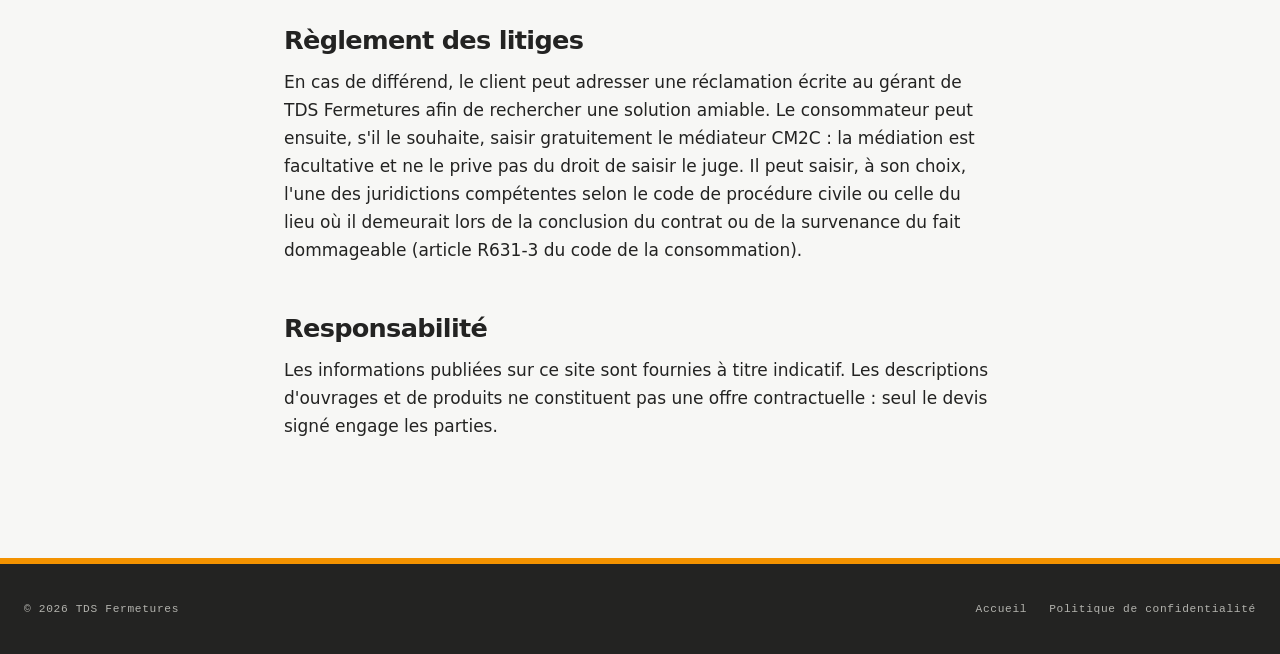
<file: mentions-legales.html>
<!DOCTYPE html>
<html lang="fr">
<head>
<meta charset="UTF-8">
<meta http-equiv="Content-Security-Policy" content="default-src 'none'; script-src 'self'; style-src 'self' 'unsafe-inline'; img-src 'self'; base-uri 'none'; form-action 'none'; object-src 'none'">
<meta name="viewport" content="width=device-width, initial-scale=1.0">
<meta name="robots" content="noindex">
<link rel="icon" href="assets/favicon.svg" type="image/svg+xml">
<link rel="apple-touch-icon" href="assets/apple-touch-icon.png">
<link rel="stylesheet" href="assets/css/style.css?v=20261126">
<title>Mentions légales | TDS Fermetures</title>
</head>
<body>
<a class="skip-link" href="#principal">Aller au contenu principal</a>

<header class="entete est-pose">
  <div class="wrap-large nav">
    <a href="index.html" class="marque" aria-label="TDS Fermetures, retour à l'accueil">
      <img class="marque__logo" src="assets/logo/tds-fermetures.svg" alt="TDS Fermetures">
    </a>
    <div class="nav-actions"><a href="index.html" class="btn btn--sm btn--retour">Retour au site</a></div>
  </div>
</header>

<main id="principal" class="section page-legale">
  <div class="wrap" style="max-width:760px;">
    <h1 style="font-size:clamp(2rem,4.5vw,3rem);">Mentions légales</h1>

    <h2>Éditeur du site</h2>
    <p>
      <strong>TDS FERMETURES</strong><br>
      Société à responsabilité limitée à associé unique au capital de 5 000 €<br>
      Entreprise artisanale : activité du secteur des métiers et de l'artisanat<br>
      Activités : menuiserie bois, PVC et aluminium ; commerce et pose de
      fermetures<br>
      Siège social : 24 rue Lavoisier, 21000 Dijon<br>
      RCS Dijon 108 023 805, SIRET 108 023 805 00014, code APE 4332A<br>
      Numéro de TVA intracommunautaire : FR 53 108 023 805<br>
      Directeur de la publication : Tiago Tomé Dos Santos, gérant<br>
      Téléphone : <a href="tel:+33658008226">06 58 00 82 26</a><br>
      E-mail : <a href="mailto:tiagotdsfermetures.21@hotmail.com">tiagotdsfermetures.21@hotmail.com</a>
    </p>

    <h2>Assurance professionnelle</h2>
    <p>
      Assurance de responsabilité décennale et responsabilité civile :
      <strong>ACM IARD SA</strong>, 4 rue Frédéric-Guillaume Raiffeisen,
      67906 Strasbourg, contrat Acajou Décennale n° I7 1001920.<br>
      Couverture géographique : France métropolitaine.<br>
      Activités couvertes : menuiseries extérieures bois et PVC (dont la pose
      de fermetures, portes et portails en bois ou PVC) ; vitrerie-miroiterie.
    </p>

    <h2>Hébergement</h2>
    <p>
      Le site est hébergé par <strong>Hostinger International Ltd</strong>,
      61 Lordou Vironos Street, 6023 Larnaca, Chypre,
      téléphone : +370 645 03378,
      <a href="https://www.hostinger.fr/" rel="noopener">www.hostinger.fr</a>
    </p>

    <h2>Propriété intellectuelle</h2>
    <p>
      L'ensemble de ce site (structure, textes, visuels et code) est protégé
      par le droit d'auteur. Toute reproduction, même partielle, sans
      autorisation écrite est interdite.
    </p>
    <p>
      Crédits photos : la photographie du portail coulissant est une
      réalisation de TDS Fermetures, prise par l'entreprise et publiée avec
      l'accord du client. Les photographies de produits (fenêtres, baies
      coulissantes, portes d'entrée) sont la propriété du fabricant FenêtréA
      et sont reproduites avec son autorisation et son crédit : elles
      présentent des modèles, pas des chantiers de l'entreprise.
    </p>

    <h2>Médiation de la consommation</h2>
    <p>
      Conformément aux articles L612-1 et suivants du code de la consommation,
      le consommateur peut recourir gratuitement au médiateur de la
      consommation dont relève TDS Fermetures, en vue de la résolution amiable
      d'un litige. Il doit avoir adressé au préalable une réclamation écrite à
      l'entreprise, puis saisir le médiateur dans un délai d'un an à compter de
      cette réclamation.<br>
      Médiateur : <strong>CM2C</strong>, 49 rue de Ponthieu, 75008 Paris<br>
      Site : <a href="https://www.cm2c.net/" rel="noopener">www.cm2c.net</a>,
      E-mail : <a href="mailto:cm2c@cm2c.net">cm2c@cm2c.net</a>
    </p>

    <h2>Règlement des litiges</h2>
    <p>
      En cas de différend, le client peut adresser une réclamation écrite au
      gérant de TDS Fermetures afin de rechercher une solution amiable. Le
      consommateur peut ensuite, s'il le souhaite, saisir gratuitement le
      médiateur CM2C : la médiation est facultative et ne le prive pas du
      droit de saisir le juge. Il peut saisir, à son choix, l'une des
      juridictions compétentes selon le code de procédure civile ou celle du
      lieu où il demeurait lors de la conclusion du contrat ou de la survenance
      du fait dommageable (article R631-3 du code de la consommation).
    </p>

    <h2>Responsabilité</h2>
    <p>
      Les informations publiées sur ce site sont fournies à titre indicatif.
      Les descriptions d'ouvrages et de produits ne constituent pas une offre
      contractuelle : seul le devis signé engage les parties.
    </p>
  </div>
</main>

<footer class="pied pied--court">
  <div class="wrap-large">
    <div class="pied__bas" style="border:0;padding-top:0;">
      <span>&copy; <span id="annee">2026</span> TDS Fermetures</span>
      <div class="pied__legal">
        <a href="index.html">Accueil</a>
        <a href="politique-de-confidentialite.html">Politique de confidentialité</a>
      </div>
    </div>
  </div>
</footer>
<script src="assets/js/annee.js?v=20261126"></script>
</body>
</html>
</file>
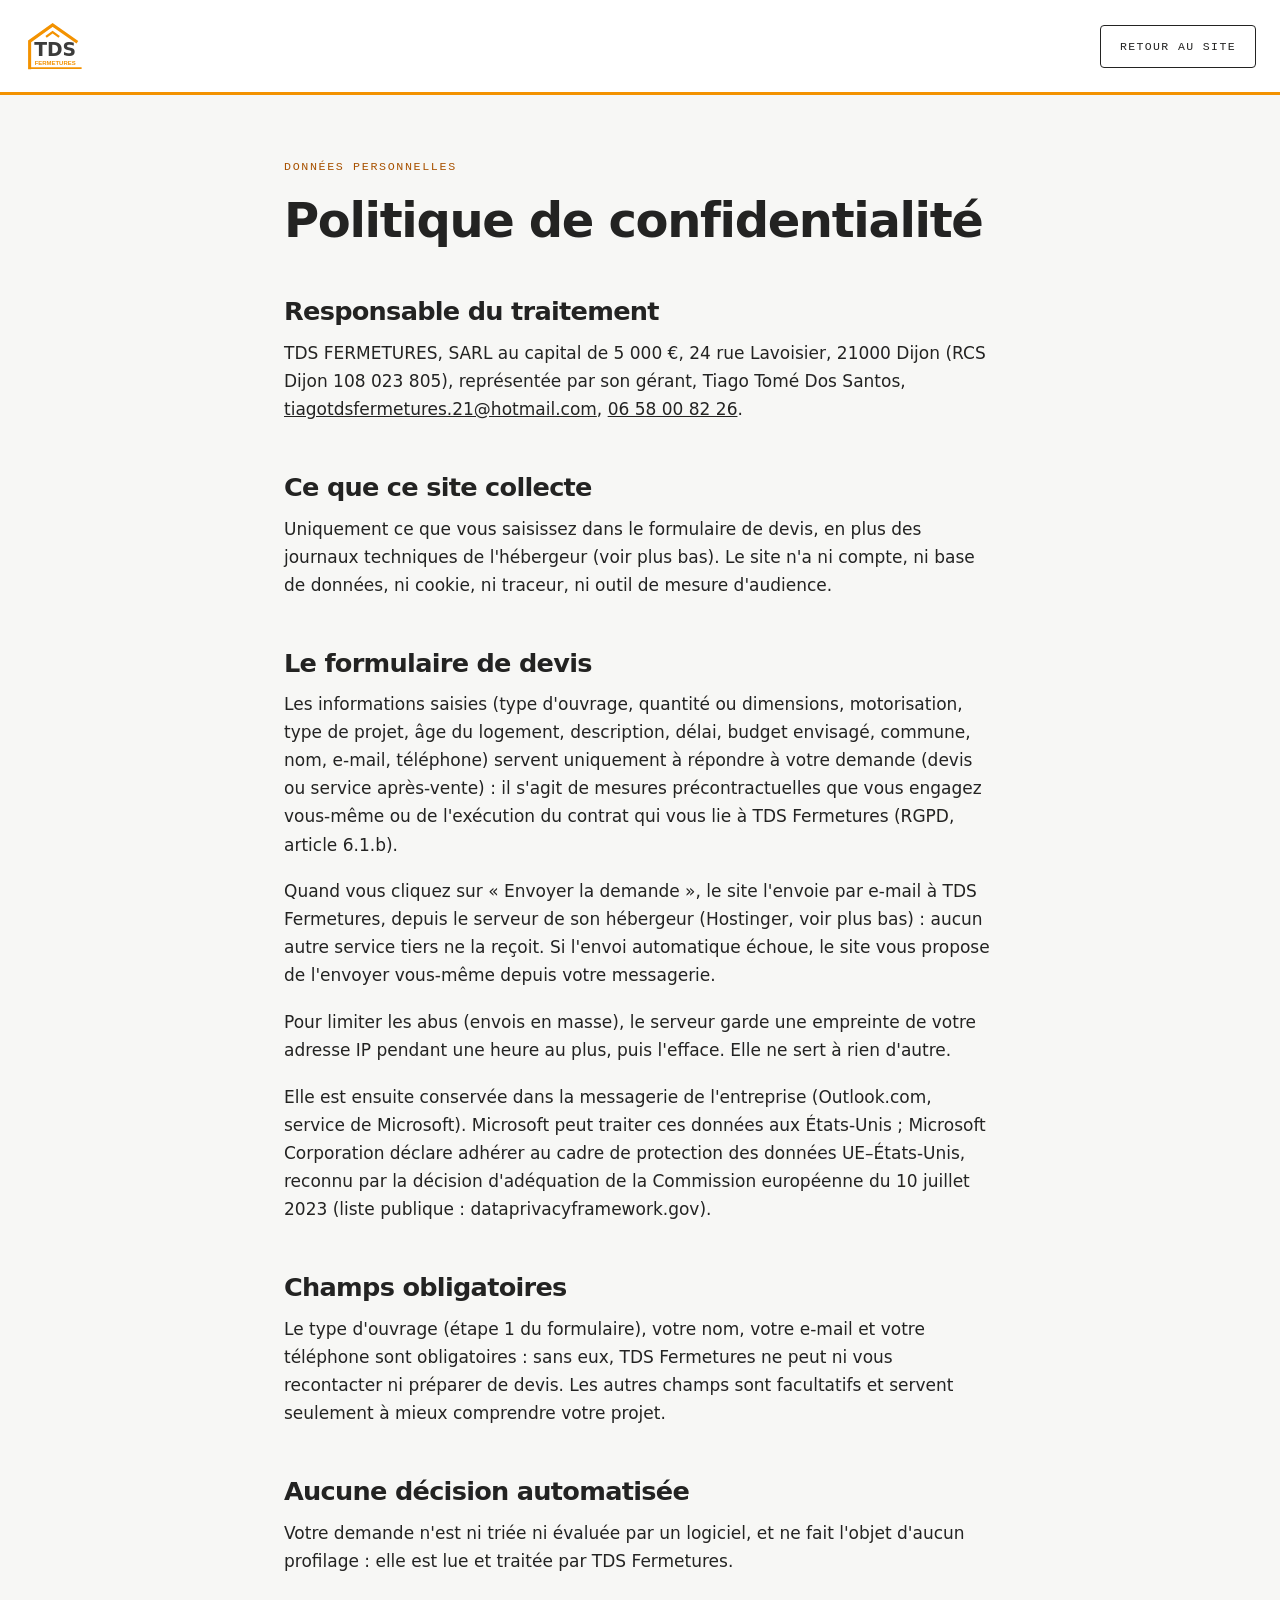
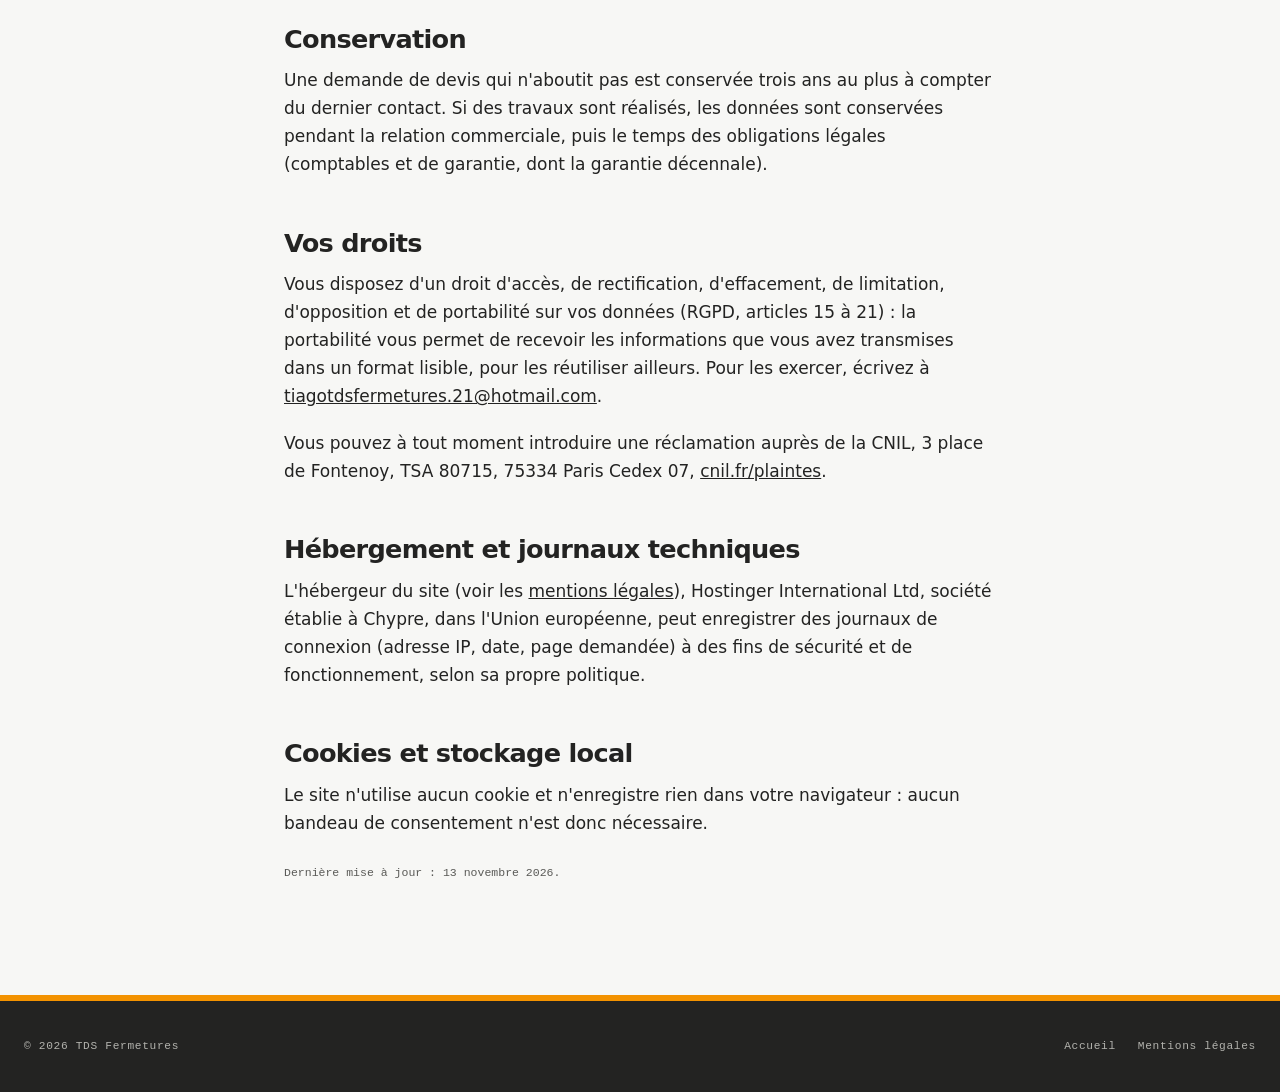
<file: politique-de-confidentialite.html>
<!DOCTYPE html>
<html lang="fr">
<head>
<meta charset="UTF-8">
<meta http-equiv="Content-Security-Policy" content="default-src 'none'; script-src 'self'; style-src 'self' 'unsafe-inline'; img-src 'self'; base-uri 'none'; form-action 'none'; object-src 'none'">
<meta name="viewport" content="width=device-width, initial-scale=1.0">
<meta name="robots" content="noindex">
<link rel="icon" href="assets/favicon.svg" type="image/svg+xml">
<link rel="apple-touch-icon" href="assets/apple-touch-icon.png">
<link rel="stylesheet" href="assets/css/style.css?v=20261126">
<title>Politique de confidentialité | TDS Fermetures</title>
</head>
<body>
<a class="skip-link" href="#principal">Aller au contenu principal</a>

<header class="entete est-pose">
  <div class="wrap-large nav">
    <a href="index.html" class="marque" aria-label="TDS Fermetures, retour à l'accueil">
      <img class="marque__logo" src="assets/logo/tds-fermetures.svg" alt="TDS Fermetures">
    </a>
    <div class="nav-actions"><a href="index.html" class="btn btn--sm btn--retour">Retour au site</a></div>
  </div>
</header>

<main id="principal" class="section page-legale">
  <div class="wrap" style="max-width:760px;">
    <span class="annot">Données personnelles</span>
    <h1 style="font-size:clamp(2rem,4.5vw,3rem);">Politique de confidentialité</h1>

    <h2>Responsable du traitement</h2>
    <p>
      TDS FERMETURES, SARL au capital de 5 000 €, 24 rue Lavoisier,
      21000 Dijon (RCS Dijon 108 023 805), représentée par son gérant,
      Tiago Tomé Dos Santos,
      <a href="mailto:tiagotdsfermetures.21@hotmail.com">tiagotdsfermetures.21@hotmail.com</a>,
      <a href="tel:+33658008226">06 58 00 82 26</a>.
    </p>

    <h2>Ce que ce site collecte</h2>
    <p>
      Uniquement ce que vous saisissez dans le formulaire de devis, en plus
      des journaux techniques de l'hébergeur (voir plus bas). Le site n'a ni
      compte, ni base de données, ni cookie, ni traceur, ni outil de mesure
      d'audience.
    </p>

    <h2>Le formulaire de devis</h2>
    <p>
      Les informations saisies (type d'ouvrage, quantité ou dimensions,
      motorisation, type de projet, âge du logement, description, délai,
      budget envisagé, commune, nom, e-mail, téléphone) servent uniquement à
      répondre à votre demande (devis ou service après-vente) : il s'agit de
      mesures précontractuelles que vous engagez vous-même ou de l'exécution
      du contrat qui vous lie à TDS Fermetures (RGPD, article 6.1.b).
    </p>
    <p>
      Quand vous cliquez sur « Envoyer la demande », le site l'envoie par
      e-mail à TDS Fermetures, depuis le serveur de son hébergeur (Hostinger,
      voir plus bas) : aucun autre service tiers ne la reçoit. Si l'envoi
      automatique échoue, le site vous propose de l'envoyer vous-même depuis
      votre messagerie.
    </p>
    <p>
      Pour limiter les abus (envois en masse), le serveur garde une empreinte
      de votre adresse IP pendant une heure au plus, puis l'efface. Elle ne
      sert à rien d'autre.
    </p>
    <p>
      Elle est ensuite conservée dans la messagerie de l'entreprise
      (Outlook.com, service de Microsoft). Microsoft peut traiter ces données
      aux États-Unis ; Microsoft Corporation déclare adhérer au cadre de
      protection des données UE–États-Unis, reconnu par la décision
      d'adéquation de la Commission européenne du 10 juillet 2023 (liste
      publique : dataprivacyframework.gov).
    </p>

    <h2>Champs obligatoires</h2>
    <p>
      Le type d'ouvrage (étape 1 du formulaire), votre nom, votre e-mail et votre téléphone sont
      obligatoires : sans eux, TDS Fermetures ne peut ni vous recontacter ni
      préparer de devis. Les autres champs sont facultatifs et servent
      seulement à mieux comprendre votre projet.
    </p>

    <h2>Aucune décision automatisée</h2>
    <p>
      Votre demande n'est ni triée ni évaluée par un logiciel, et ne fait
      l'objet d'aucun profilage : elle est lue et traitée par TDS Fermetures.
    </p>

    <h2>Conservation</h2>
    <p>
      Une demande de devis qui n'aboutit pas est conservée trois ans au plus à
      compter du dernier contact. Si des travaux sont réalisés, les données
      sont conservées pendant la relation commerciale, puis le temps des
      obligations légales (comptables et de garantie, dont la garantie
      décennale).
    </p>

    <h2>Vos droits</h2>
    <p>
      Vous disposez d'un droit d'accès, de rectification, d'effacement, de
      limitation, d'opposition et de portabilité sur vos données (RGPD,
      articles 15 à 21) : la portabilité vous permet de recevoir les
      informations que vous avez transmises dans un format lisible, pour les
      réutiliser ailleurs.
      Pour les exercer, écrivez à
      <a href="mailto:tiagotdsfermetures.21@hotmail.com">tiagotdsfermetures.21@hotmail.com</a>.
    </p>
    <p>
      Vous pouvez à tout moment introduire une réclamation auprès de la CNIL,
      3 place de Fontenoy, TSA 80715, 75334 Paris Cedex 07,
      <a href="https://www.cnil.fr/fr/plaintes" rel="noopener">cnil.fr/plaintes</a>.
    </p>

    <h2>Hébergement et journaux techniques</h2>
    <p>
      L'hébergeur du site (voir les <a href="mentions-legales.html">mentions
      légales</a>), Hostinger International Ltd, société établie à Chypre,
      dans l'Union européenne, peut enregistrer des journaux de connexion
      (adresse IP, date, page demandée) à des fins de sécurité et de
      fonctionnement, selon sa propre politique.
    </p>

    <h2>Cookies et stockage local</h2>
    <p>
      Le site n'utilise aucun cookie et n'enregistre rien dans votre
      navigateur : aucun bandeau de consentement n'est donc nécessaire.
    </p>

    <p class="note-honnete">Dernière mise à jour : 13 novembre 2026.</p>
  </div>
</main>

<footer class="pied pied--court">
  <div class="wrap-large">
    <div class="pied__bas" style="border:0;padding-top:0;">
      <span>&copy; <span id="annee">2026</span> TDS Fermetures</span>
      <div class="pied__legal">
        <a href="index.html">Accueil</a>
        <a href="mentions-legales.html">Mentions légales</a>
      </div>
    </div>
  </div>
</footer>
<script src="assets/js/annee.js?v=20261126"></script>
</body>
</html>
</file>
<file: assets/css/style.css>
/* =========================================================================
   TDS FERMETURES — portes, fenêtres, volets, portails, automatismes
   Direction artistique : l'orange de la marque, sur blanc et anthracite,
   comme la carte de visite. L'orange porte les actions et les repères ;
   l'anthracite, le texte et les grands aplats.
   Aucune dépendance, aucune police externe.
   ========================================================================= */

:root {
  /* ---- Fonds ---- */
  --papier: #f7f7f5;
  --papier-2: #efefec;
  --papier-3: #e4e4e0;
  --encre: #232322;           /* anthracite du logo, assombri pour les aplats */
  --encre-2: #2c2c2b;
  --encre-3: #3a3a38;

  /* ---- Orange TDS (les noms de variables sont restés ceux du gabarit) ---- */
  --bois: #F39200;            /* orange de la marque : fonds, boutons, traits */
  --bois-clair: #FFB54D;
  --bois-texte: #A85200;      /* orange lisible en texte sur fond clair (5:1) */
  --bois-sur-encre: #F39200;  /* orange lisible sur anthracite (6,7:1) */
  --orange-voile: rgba(243, 146, 0, 0.14);

  /* ---- Repères ---- */
  --plan: #3C3C3B;
  --plan-texte: #A85200;
  --plan-sur-encre: #F7A534;

  /* ---- Texte ---- */
  --texte: var(--encre);
  --texte-doux: #5a5a57;
  --texte-sur-encre: #ededea;
  --texte-doux-sur-encre: #b3b3ae;

  --ligne: #dcdcd7;
  --ligne-encre: #3f3f3d;

  /* ---- Typographie ---- */
  --font-display: system-ui, -apple-system, "Segoe UI", Roboto, "Helvetica Neue", Arial, sans-serif;
  --font-texte: system-ui, -apple-system, "Segoe UI", Roboto, "Helvetica Neue", Arial, sans-serif;
  --font-mono: ui-monospace, SFMono-Regular, "SF Mono", Menlo, Consolas, "Liberation Mono", monospace;

  /* ---- Rythme ---- */
  --gouttiere: 24px;
  --largeur: 1180px;
  --largeur-large: 1440px;
  --rayon: 4px;               /* presque droit, comme un dormant */

  --transition: 0.4s cubic-bezier(0.22, 0.61, 0.36, 1);
}

*, *::before, *::after { box-sizing: border-box; }

/* Masque les sections que le CMS ne remplit pas (voir assets/js/content.js).
   Prioritaire sur les règles de mise en page qui imposent un display. */
[hidden] { display: none !important; }

html { scroll-behavior: smooth; }

body {
  margin: 0;
  background: var(--papier);
  color: var(--texte);
  font-family: var(--font-texte);
  font-size: 17px;
  line-height: 1.65;
  -webkit-font-smoothing: antialiased;
  overflow-x: hidden;
}

img, svg { max-width: 100%; display: block; }

h1, h2, h3, h4 {
  font-family: var(--font-display);
  font-weight: 800;
  letter-spacing: -0.028em;
  line-height: 1.08;
  margin: 0 0 0.5em;
  text-wrap: balance;
}
h1 { font-size: clamp(2.6rem, 7vw, 5.6rem); }
h2 { font-size: clamp(1.9rem, 4.2vw, 3.1rem); }
h3 { font-size: clamp(1.15rem, 2vw, 1.4rem); letter-spacing: -0.018em; }
p { margin: 0 0 1.1em; }
a { color: inherit; }

::selection { background: var(--bois); color: #fff; }

.skip-link {
  position: absolute; left: -9999px; top: 0; z-index: 999;
  background: var(--encre); color: var(--papier);
  padding: 14px 22px; font-family: var(--font-mono); font-size: 0.85rem;
}
.skip-link:focus { left: 0; }

:focus-visible { outline: 2px solid var(--plan); outline-offset: 3px; }
/* Sur les fonds anthracite, le contour passe à l'orange clair (7,8:1). */
.hero :focus-visible, .entete:not(.est-pose) :focus-visible, .section--encre :focus-visible,
.pied :focus-visible, .menu-mobile :focus-visible, .visionneuse :focus-visible,
.appel-mobile :focus-visible { outline-color: var(--plan-sur-encre); }

/* =========================================================================
   MISE EN PAGE
   ========================================================================= */

.wrap { width: 100%; max-width: var(--largeur); margin: 0 auto; padding: 0 var(--gouttiere); }
.wrap-large { width: 100%; max-width: var(--largeur-large); margin: 0 auto; padding: 0 var(--gouttiere); }

.section { padding: clamp(72px, 11vh, 132px) 0; position: relative; }
/* L'en-tête est fixe : sans cette marge, un lien d'ancre amènerait le titre
   de section juste dessous, à moitié caché. */
/* Ancres et éléments focalisés : jamais sous l'en-tête fixe (ni, sur
   téléphone, sous la barre d'appel). */
html { scroll-padding-top: 96px; }
.section--encre { background: var(--encre); color: var(--texte-sur-encre); }
.section--encre h1, .section--encre h2, .section--encre h3 { color: var(--papier); }
.section--encre p { color: var(--texte-doux-sur-encre); }
.section--papier2 { background: var(--papier-2); }

/* Surtitre de l'accueil (zone et métiers). */
.annot {
  display: inline-flex; align-items: center; gap: 9px;
  font-family: var(--font-mono);
  font-size: 0.73rem; letter-spacing: 0.14em; text-transform: uppercase;
  color: var(--plan-texte);
  margin: 0 0 18px;
}
.section--encre .annot { color: var(--plan-sur-encre); }

.tete { max-width: 660px; margin-bottom: clamp(38px, 6vw, 62px); }
.tete--centre { margin-left: auto; margin-right: auto; text-align: center; }
.tete p { color: var(--texte-doux); font-size: 1.06rem; }
.section--encre .tete p { color: var(--texte-doux-sur-encre); }


/* =========================================================================
   BOUTONS
   ========================================================================= */

.btn {
  display: inline-flex; align-items: center; justify-content: center; gap: 10px;
  font-family: var(--font-mono); font-size: 0.78rem;
  letter-spacing: 0.12em; text-transform: uppercase; font-weight: 500;
  padding: 15px 28px; border-radius: var(--rayon);
  border: 1px solid var(--encre); background: transparent; color: var(--encre);
  text-decoration: none; cursor: pointer; text-align: center;
  transition: background var(--transition), color var(--transition), border-color var(--transition), transform 0.2s;
}
.btn:active { transform: translateY(1px); }

.btn--plein { background: var(--bois); border-color: var(--bois); color: var(--encre); }

.btn--clair { border-color: rgba(247, 247, 245, 0.5); color: var(--papier); }

/* Survols réservés aux appareils qui survolent : au doigt, l'état de
   survol resterait « collé » après un toucher. Le bouton orange s'éclaircit
   au lieu de passer à l'anthracite, qui se confondait avec les fonds sombres. */
@media (hover: hover) {
  .btn:hover { background: var(--encre); color: var(--papier); }
  .btn--plein:hover { background: var(--bois-clair); border-color: var(--bois-clair); color: var(--encre); }
  .btn--clair:hover { background: var(--papier); border-color: var(--papier); color: var(--encre); }
  /* Après .btn:hover, sur lequel ils doivent l'emporter. */
  .section--encre .btn:not(.btn--plein):not(.btn--clair):hover { background: var(--papier); color: var(--encre); }
  .btn--sombre:hover { background: #000; border-color: #000; }
  .hero__jauge button:hover::before { background: var(--texte-doux-sur-encre); }
  .hero__pause:hover { border-color: var(--bois-sur-encre); color: var(--papier); }
  .metier:hover { border-color: var(--bois); box-shadow: 0 24px 48px -22px rgba(35, 35, 34, 0.35); }
  .filtre:hover { border-color: var(--encre); color: var(--encre); }
  .oeuvre:hover::after { width: 100%; }
  .oeuvre:hover img { transform: scale(1.06); }
  .choix label:hover { border-color: var(--bois-sur-encre); }
  .visionneuse__fermer:hover, .visionneuse__nav:hover { background: rgba(237, 237, 234, 0.12); border-color: var(--papier); }
}

.btn--sm { padding: 11px 19px; font-size: 0.72rem; }

/* Sur fond anthracite, le bouton simple passe en clair — sinon « Précédent »
   (formulaire de devis) serait invisible. */
.section--encre .btn:not(.btn--plein):not(.btn--clair) { border-color: rgba(247, 247, 245, 0.5); color: var(--papier); }

/* =========================================================================
   EN-TÊTE
   ========================================================================= */

/* Fluidité : l'en-tête garde la même taille quand il se pose. Seuls la
   couleur de fond, le filet (ombre portée) et l'échelle du logo changent :
   aucune de ces propriétés ne refait la mise en page de la page, et
   l'échelle est animée par la carte graphique. Pas de flou d'arrière-plan
   non plus : il serait recalculé à chaque image du défilement. */
.entete {
  position: fixed; top: 0; left: 0; right: 0; z-index: 90;
  transition: background-color var(--transition), box-shadow var(--transition);
}
.entete .nav { display: flex; align-items: center; gap: 28px; padding-block: 16px; }
.entete.est-pose {
  background: #fff;
  box-shadow: 0 3px 0 var(--bois);
}

/* Tant que l'en-tête survole le haut de page sombre, texte clair. Il ne
   reprend l'encre qu'une fois posé sur fond papier. */
.entete:not(.est-pose) .nav-liens a { color: rgba(247, 247, 245, 0.86); }
.entete:not(.est-pose) .nav-liens a:hover { color: var(--papier); }
.entete:not(.est-pose) .burger { border-color: rgba(247, 247, 245, 0.4); }
.entete:not(.est-pose) .burger span { background: var(--papier); }

.marque { display: flex; flex-direction: column; text-decoration: none; margin-right: auto; }

.nav-liens { display: flex; gap: 30px; list-style: none; margin: 0; padding: 0; white-space: nowrap; }
.nav-liens a {
  font-family: var(--font-mono); font-size: 0.75rem;
  letter-spacing: 0.1em; text-transform: uppercase;
  text-decoration: none; color: var(--texte-doux);
  position: relative; padding-block: 4px;
  transition: color var(--transition);
}
.nav-liens a::after {
  content: ""; position: absolute; left: 0; bottom: 0; height: 1px; width: 0;
  background: var(--bois); transition: width var(--transition);
}
.nav-liens a:hover { color: var(--encre); }
.nav-liens a:hover::after { width: 100%; }

.nav-actions { display: flex; align-items: center; gap: 12px; }

.burger {
  display: none; width: 44px; height: 44px; padding: 0;
  background: none; border: 1px solid var(--ligne); border-radius: var(--rayon);
  cursor: pointer; position: relative;
}
.burger span {
  display: block; width: 18px; height: 1.5px; background: var(--encre);
  margin: 4px auto; transition: transform var(--transition), opacity var(--transition);
}

.menu-mobile {
  display: none;
  position: fixed; inset: 0; z-index: 95;
  background: var(--encre); color: var(--papier);
  padding: 92px 28px 40px;
  flex-direction: column;
  overflow-y: auto; overscroll-behavior: contain;
  transform: translateY(-100%);
  /* Fermé, le menu est aussi invisible : ses liens sortent de l'ordre du
     clavier. visibility attend la fin du glissement pour basculer. */
  visibility: hidden;
  transition: transform 0.5s cubic-bezier(0.22, 0.61, 0.36, 1), visibility 0s linear 0.5s;
}
.menu-mobile.est-ouvert { transform: translateY(0); visibility: visible; transition-delay: 0s; }
.menu-mobile ul { list-style: none; margin: 0 0 32px; padding: 0; }
.menu-mobile ul a {
  display: block; padding: 15px 0;
  font-family: var(--font-display); font-weight: 800; font-size: 1.75rem;
  letter-spacing: -0.02em; text-decoration: none; color: var(--papier);
  border-bottom: 1px solid var(--ligne-encre);
}
.menu-mobile__fermer {
  position: absolute; top: 24px; right: 24px;
  background: none; border: 1px solid var(--ligne-encre); border-radius: var(--rayon);
  color: var(--papier); font-family: var(--font-mono); font-size: 0.72rem;
  letter-spacing: 0.12em; text-transform: uppercase; padding: 11px 16px; cursor: pointer;
}

/* =========================================================================
   HERO — texte sur anthracite, photos en fondu enchaîné à droite
   ========================================================================= */

.hero {
  position: relative;
  background: var(--encre);
  color: var(--papier);
  --visuel: 46%;              /* part de la largeur occupée par les photos */
}
.hero__cadre {
  position: relative; min-height: 100svh;
  display: flex; align-items: center;
  padding: 140px 0 110px;
  overflow: hidden;
}
/* Un voile en haut du cadre : l'en-tête reste lisible sur les photos. */
.hero__cadre::before {
  content: ""; position: absolute; left: 0; right: 0; top: 0; height: 180px; z-index: 4;
  background: linear-gradient(to bottom, rgba(35, 35, 34, 0.7), rgba(35, 35, 34, 0));
  pointer-events: none;
}

.hero__visuel {
  position: absolute; top: 0; right: 0; bottom: 0; width: var(--visuel);
  overflow: hidden; z-index: 1;
}
/* Le filet orange s'arrête sous l'en-tête, pour ne pas barrer le menu. */
.hero__visuel::before {
  content: ""; position: absolute; left: 0; top: 112px; bottom: 0; width: 6px; z-index: 2;
  background: var(--bois);
}
/* Fondu vers l'anthracite côté texte : la photo s'ouvre, elle ne coupe pas. */
/* Sur ordinateur, la photo commence sous l'en-tête : son bord ne coupe
   plus un lien du menu. */
@media (min-width: 961px) {
  .hero__visuel { top: 96px; }
  .hero__visuel::before { top: 0; }
}
.hero__visuel::after {
  content: ""; position: absolute; inset: 0; pointer-events: none;
  background:
    linear-gradient(to right, rgba(35, 35, 34, 0.38), rgba(35, 35, 34, 0) 30%),
    linear-gradient(to top, rgba(35, 35, 34, 0.55), rgba(35, 35, 34, 0) 32%);
}
/* Pas de parallaxe : sur un écran 120 Hz, certains navigateurs (Safari
   notamment) la calculent à 60 images/s pendant que la page défile à 120,
   et la photo avance par à-coups. La photo défile donc avec la page, au
   rythme natif de l'écran. */
.hero__photos { position: absolute; inset: 0; }
/* Une photo cachée est aussi retirée de l'affichage une fois le fondu
   terminé : la carte graphique n'a qu'une image à composer, pas trois. */
.hero__photo {
  position: absolute; inset: 0; margin: 0;
  opacity: 0; visibility: hidden;
  transition: opacity 1.4s ease, visibility 0s linear 1.4s;
}
.hero__photo.est-active { opacity: 1; visibility: visible; transition: opacity 1.4s ease, visibility 0s; }
.hero__photo img {
  width: 100%; height: 100%; object-fit: cover;
}

.hero__contenu { position: relative; z-index: 5; width: 100%; }
.hero__contenu > * { max-width: calc(100% - var(--visuel) - 24px); }

.hero h1 { color: var(--papier); margin-bottom: 26px; font-size: clamp(2.6rem, 5.6vw, 5.4rem); }
.hero h1 .fin { font-weight: 300; color: var(--bois-sur-encre); display: block; }
.hero__texte {
  max-width: 470px; color: rgba(237, 237, 234, 0.82); font-size: 1.08rem; margin-bottom: 34px;
}
.hero__actions { display: flex; flex-wrap: wrap; gap: 14px; }

/* Repère du diaporama : jauge, légende, pause. */
.hero__repere {
  display: flex; align-items: center; flex-wrap: wrap; gap: 10px 18px;
  margin-top: 54px; padding-top: 18px;
  border-top: 1px solid var(--ligne-encre);
  font-family: var(--font-mono); font-size: 0.7rem; letter-spacing: 0.1em;
}
.hero__jauge { display: flex; gap: 6px; }
.hero__jauge button {
  width: 34px; height: 28px; padding: 0; border: 0; background: none; cursor: pointer;
  position: relative;
}
.hero__jauge button::before {
  content: ""; position: absolute; left: 0; right: 0; top: 13px; height: 2px;
  background: #808079; transition: background var(--transition);
}
.hero__jauge button[aria-current="true"]::before { background: var(--bois-sur-encre); }
.hero__legende { margin: 0; display: flex; gap: 12px; flex-wrap: wrap; text-transform: uppercase; flex: 1 1 240px; }
.hero__legende-texte { color: var(--papier); }
.hero__legende-credit { color: var(--texte-doux-sur-encre); text-transform: none; letter-spacing: 0.04em; }
.hero__pause {
  margin-left: auto; background: none; cursor: pointer;
  border: 1px solid var(--ligne-encre); border-radius: var(--rayon);
  color: var(--texte-doux-sur-encre); font: inherit; letter-spacing: 0.12em; text-transform: uppercase;
  padding: 6px 11px; transition: border-color var(--transition), color var(--transition);
}
/* Une seule photo : rien à faire défiler. */
.hero__repere.est-fixe .hero__jauge,
.hero__repere.est-fixe .hero__pause { display: none; }
/* Aucune photo : le texte reprend toute la largeur. */
.hero--sans-photo .hero__contenu > * { max-width: none; }


/* =========================================================================
   SAVOIR-FAIRE — cartes en relief 3D
   ========================================================================= */

.metiers { display: grid; grid-template-columns: repeat(3, 1fr); gap: 22px; }
/* Les dispositifs d'aide sont quatre : sur trois colonnes, le dernier
   resterait seul sur sa ligne. */
.metiers--quatre { grid-template-columns: repeat(4, 1fr); }

.metier {
  position: relative; padding: 30px 26px 26px;
  background: var(--papier);
  border: 1px solid var(--ligne);
  border-radius: var(--rayon);
  transition: box-shadow var(--transition), border-color var(--transition);
}
.metier__num {
  font-family: var(--font-mono); font-size: 0.7rem; letter-spacing: 0.16em;
  color: var(--bois-texte); display: block; margin-bottom: 16px;
}
.metier h3 { margin-bottom: 10px; }
.metier p { color: var(--texte-doux); font-size: 0.95rem; margin: 0; }

/* =========================================================================
   RÉALISATION — le panneau coulisse comme un portail, puis le cadre
   orange désigne l'ouvrage. Uniquement des transform et des opacity :
   l'animation tourne sur la carte graphique, une seule fois.
   ========================================================================= */

.rea { overflow: hidden; }
.rea .wrap-large { position: relative; }
.rea__tete { margin-bottom: clamp(30px, 4vw, 46px); }

.rea__figure { position: relative; margin: 0; }
.rea__photo {
  position: relative; overflow: hidden;
  aspect-ratio: 1672 / 941; border-radius: var(--rayon);
  background: var(--encre-2);
  box-shadow: 0 40px 80px -40px rgba(0, 0, 0, 0.7);
}
.rea__photo img {
  position: absolute; inset: 0; width: 100%; height: 100%; object-fit: cover;
}

/* Le panneau à lames : n'existe que si le script a préparé l'animation
   (classe posée par main.js). Sans script, la photo s'affiche directement. */
.rea__portail { display: none; }
.anim-portail .rea__portail {
  display: block; position: absolute; inset: 0; z-index: 3;
  background:
    linear-gradient(to bottom, rgba(255, 255, 255, 0.06), rgba(0, 0, 0, 0.18)),
    repeating-linear-gradient(90deg, #4b4b49 0 calc(100% / 9 - 3px), #2f2f2e calc(100% / 9 - 3px) calc(100% / 9));
  border-left: 6px solid var(--bois);
  transform: translate3d(0, 0, 0);
  transition: transform 1.9s cubic-bezier(0.7, 0, 0.25, 1) 0.2s;
}
.rea__poignee {
  position: absolute; left: 3.5%; top: 50%; width: 6px; height: 16%;
  transform: translateY(-50%); border-radius: 3px; background: var(--bois);
}
.rea__marque {
  position: absolute; left: 50%; top: 50%; transform: translate(-50%, -50%);
  font-family: var(--font-mono); font-size: clamp(0.7rem, 1.4vw, 0.95rem);
  letter-spacing: 0.3em; text-transform: uppercase; color: rgba(247, 247, 245, 0.55);
  white-space: nowrap;
}
.anim-portail .rea__figure.est-ouverte .rea__portail { transform: translate3d(101%, 0, 0); }
.anim-portail .rea__photo img { transform: scale(1.05); transition: transform 2.6s cubic-bezier(0.22, 0.61, 0.36, 1) 0.2s; }
.anim-portail .rea__figure.est-ouverte .rea__photo img { transform: scale(1); }

/* Le cadre : quatre coins orange autour du portail de Tiago. */
.rea__cadre { position: absolute; z-index: 2; pointer-events: none; }
.rea__cadre i {
  position: absolute; width: clamp(12px, 2vw, 26px); height: clamp(12px, 2vw, 26px);
  border: 0 solid var(--bois);
}
.rea__cadre i:nth-child(1) { left: -8px; top: -8px; border-width: 3px 0 0 3px; }
.rea__cadre i:nth-child(2) { right: -8px; top: -8px; border-width: 3px 3px 0 0; }
.rea__cadre i:nth-child(3) { left: -8px; bottom: -8px; border-width: 0 0 3px 3px; }
.rea__cadre i:nth-child(4) { right: -8px; bottom: -8px; border-width: 0 3px 3px 0; }
.rea__etiquette {
  position: absolute; left: -8px; bottom: calc(100% + 16px);
  background: var(--bois); color: var(--encre);
  font-family: var(--font-mono); font-size: 0.7rem; font-weight: 700;
  letter-spacing: 0.12em; text-transform: uppercase; white-space: nowrap;
  padding: 8px 12px; border-radius: var(--rayon);
}
.rea__etiquette::after {
  content: ""; position: absolute; left: 14px; top: 100%;
  border: 7px solid transparent; border-top-color: var(--bois);
}
/* Les coins se resserrent sur l'ouvrage une fois le portail ouvert. */
.anim-portail .rea__cadre i { opacity: 0; transition: opacity 0.5s ease 1.7s, transform 0.7s cubic-bezier(0.22, 0.61, 0.36, 1) 1.7s; }
.anim-portail .rea__cadre i:nth-child(1) { transform: translate(-14px, -14px); }
.anim-portail .rea__cadre i:nth-child(2) { transform: translate(14px, -14px); }
.anim-portail .rea__cadre i:nth-child(3) { transform: translate(-14px, 14px); }
.anim-portail .rea__cadre i:nth-child(4) { transform: translate(14px, 14px); }
.anim-portail .rea__etiquette { opacity: 0; transform: translateY(8px); transition: opacity 0.5s ease 2.2s, transform 0.5s ease 2.2s; }
.anim-portail .est-ouverte .rea__cadre i,
.anim-portail .est-ouverte .rea__etiquette { opacity: 1; transform: none; }

.rea__legende {
  position: absolute; left: 0; right: 0; bottom: 0; z-index: 4;
  border-radius: 0 0 var(--rayon) var(--rayon);
  display: flex; justify-content: space-between; gap: 12px; flex-wrap: wrap;
  padding: 40px 22px 16px;
  background: linear-gradient(to top, rgba(35, 35, 34, 0.85), rgba(35, 35, 34, 0));
  font-family: var(--font-mono); font-size: 0.72rem; letter-spacing: 0.12em;
  text-transform: uppercase; color: var(--papier);
}
.rea__legende span:last-child { color: var(--plan-sur-encre); }
.rea__actions { display: flex; flex-wrap: wrap; gap: 14px; margin-top: 30px; }

@media (max-width: 720px) {
  .rea .wrap-large { padding: 0; }
  .rea__tete, .rea__actions { padding: 0 var(--gouttiere); }
  .rea__photo { border-radius: 0; }
  /* Sur téléphone, l'étiquette passe dans la légende, sous la photo. */
  .rea__etiquette { display: none; }
  .rea__cta-long { display: none; }
  .rea__legende { position: static; padding: 12px var(--gouttiere) 0; background: none; font-size: 0.66rem; }
}

/* =========================================================================
   RÉALISATIONS
   ========================================================================= */

.filtres { display: flex; flex-wrap: wrap; gap: 9px; margin-bottom: 30px; }
.filtre {
  font-family: var(--font-mono); font-size: 0.72rem;
  letter-spacing: 0.1em; text-transform: uppercase;
  padding: 9px 17px; border-radius: 999px;
  border: 1px solid var(--ligne); background: transparent; color: var(--texte-doux);
  cursor: pointer; transition: all var(--transition);
}
.filtre[aria-pressed="true"] { background: var(--encre); border-color: var(--encre); color: var(--papier); }

/* Mosaïque (3 colonnes : 5 photos en largeur et 8 en hauteur remplissent
   exactement 6 rangées) : une photo en hauteur prend une colonne, une photo en largeur
   en prend deux (classe posée par main.js d'après le format réel). */
.galerie {
  --colonnes: 3;
  display: grid; grid-template-columns: repeat(var(--colonnes), 1fr); gap: 16px; grid-auto-flow: dense;
  /* Hauteur de rangée = largeur d'une colonne × 5/4 : chaque photo en
     hauteur tombe juste en 4:5, chaque photo en largeur en 8:5 environ. */
  grid-auto-rows: calc((min(100vw, var(--largeur)) - 2 * var(--gouttiere) - (var(--colonnes) - 1) * 16px) / var(--colonnes) * 1.25);
}

.oeuvre {
  position: relative; border: 0; padding: 0; margin: 0;
  background: var(--papier-3); border-radius: var(--rayon);
  overflow: hidden; cursor: zoom-in; text-align: left;
  transition: opacity 0.4s, transform 0.4s;
}
.oeuvre--paysage { grid-column: span 2; }
.oeuvre::after {
  content: ""; position: absolute; left: 0; bottom: 0; height: 3px; width: 0;
  background: var(--bois); transition: width 0.6s cubic-bezier(0.22, 0.61, 0.36, 1);
}
.oeuvre:focus-visible::after { width: 100%; }
.oeuvre img { position: absolute; inset: 0; width: 100%; height: 100%; object-fit: cover; transition: transform 0.9s cubic-bezier(0.22, 0.61, 0.36, 1); }
.oeuvre__voile {
  position: absolute; inset: 0;
  background: linear-gradient(to top, rgba(35, 35, 34, 0.9) 0%, rgba(35, 35, 34, 0.15) 45%, transparent 70%);
  display: flex; flex-direction: column; justify-content: flex-end;
  padding: 20px; gap: 3px;
}
.oeuvre__titre { font-family: var(--font-display); font-weight: 700; color: #fff; font-size: 1.02rem; }
.oeuvre__meta { font-family: var(--font-mono); font-size: 0.68rem; letter-spacing: 0.1em; text-transform: uppercase; color: rgba(255, 255, 255, 0.72); }
.oeuvre.est-masquee { display: none; }

/* =========================================================================
   PROCESSUS
   ========================================================================= */

.etapes { display: grid; grid-template-columns: repeat(4, 1fr); gap: 0; position: relative; }
.etape { padding: 0 22px 0 0; position: relative; }
.etape::before {
  content: ""; position: absolute; left: 0; top: 13px; right: 22px;
  height: 1px; background: var(--ligne);
}
.etape::after {
  content: ""; position: absolute; left: 0; top: 8px;
  width: 11px; height: 11px; border-radius: 50%;
  background: var(--papier); border: 1px solid var(--bois);
}
.etape.est-vue::after { background: var(--bois); }
.etape h3 { font-size: 1.1rem; margin: 38px 0 8px; }
.etape p { color: var(--texte-doux); font-size: 0.93rem; margin: 0; }

/* =========================================================================
   DEVIS — formulaire par étapes
   ========================================================================= */

.devis { display: grid; grid-template-columns: 1fr 1.25fr; gap: 54px; align-items: start; }

.devis__jauge { display: flex; gap: 6px; margin-bottom: 28px; }
.devis__jauge span {
  flex: 1; height: 2px; background: var(--ligne-encre); border-radius: 2px;
  transition: background var(--transition);
}
.devis__jauge span.est-faite { background: var(--bois-sur-encre); }

.volet { display: none; }
.volet.est-active { display: block; animation: entre 0.45s cubic-bezier(0.22, 0.61, 0.36, 1); }
@keyframes entre { from { opacity: 0; transform: translateY(14px); } to { opacity: 1; transform: none; } }

.volet__titre {
  font-family: var(--font-mono); font-size: 0.72rem; letter-spacing: 0.14em;
  text-transform: uppercase; color: var(--plan-sur-encre); margin-bottom: 20px;
  display: block;
}

.choix { display: grid; grid-template-columns: repeat(2, 1fr); gap: 10px; }
.choix label {
  display: block; padding: 15px 17px; cursor: pointer;
  border: 1px solid #808079; border-radius: var(--rayon);
  transition: border-color var(--transition), background-color var(--transition);
  font-size: 0.95rem;
}
/* Nombre impair de choix : le dernier (« SAV ») prend toute la ligne. */
.choix label:last-child:nth-child(odd) { grid-column: 1 / -1; }
.choix input { position: absolute; opacity: 0; pointer-events: none; }
.choix label:has(input:checked) {
  border-color: var(--bois-sur-encre); background: var(--orange-voile);
}
/* L'input est dans son label : le repère de focus va sur le label. */
.choix label:has(input:focus-visible) { outline: 2px solid var(--plan-sur-encre); outline-offset: 2px; }
.choix__note {
  display: block; font-family: var(--font-mono); font-size: 0.68rem;
  letter-spacing: 0.06em; color: var(--texte-doux-sur-encre); margin-top: 3px;
}

.champ { margin-bottom: 17px; }
.champ label {
  display: block; margin-bottom: 6px;
  font-family: var(--font-mono); font-size: 0.7rem;
  letter-spacing: 0.1em; text-transform: uppercase; color: var(--texte-doux-sur-encre);
}
.champ .obl { color: var(--bois-sur-encre); }
.champ input, .champ select, .champ textarea {
  width: 100%; font: inherit; font-size: 0.97rem;
  padding: 13px 15px; border-radius: var(--rayon);
  background: var(--encre-3); border: 1px solid #808079; color: var(--papier);
  transition: border-color var(--transition);
}
.champ textarea { resize: vertical; min-height: 92px; }
.champ input:focus, .champ select:focus, .champ textarea:focus { border-color: var(--bois-sur-encre); }
.champ input::placeholder, .champ textarea::placeholder { color: #b3b3ae; }
.champ__erreur {
  margin: 6px 0 0; min-height: 1.1em;
  font-family: var(--font-mono); font-size: 0.7rem; color: #f0a07a;
}
/* Plus fort que « .section--encre p » : les erreurs restent saumon. */
.section--encre .champ__erreur { color: #f0a07a; }
.duo { display: grid; grid-template-columns: 1fr 1fr; gap: 14px; }

.devis__pied { display: flex; align-items: center; gap: 12px; margin-top: 26px; flex-wrap: wrap; }
.devis__etat { font-family: var(--font-mono); font-size: 0.74rem; flex-basis: 100%; min-height: 1.2em; }
.devis__etat.est-ko { color: #f0a07a; }
.devis__note { font-family: var(--font-mono); font-size: 0.68rem; color: var(--texte-doux-sur-encre); flex-basis: 100%; margin: 0; }

.devis__aparte { border-left: 1px solid var(--ligne-encre); padding-left: 26px; }
.devis__aparte h3 { color: var(--papier); }
.devis__aparte ul { list-style: none; margin: 22px 0 0; padding: 0; }
.devis__aparte li {
  padding: 13px 0; border-bottom: 1px solid var(--ligne-encre);
  font-size: 0.95rem; color: var(--texte-doux-sur-encre);
  display: flex; gap: 13px;
}
.devis__aparte li strong { color: var(--papier); font-weight: 600; }

/* =========================================================================
   AVIS / INFOS / PIED
   ========================================================================= */

.avis-grille { display: grid; grid-template-columns: repeat(3, 1fr); gap: 20px; }
.avis-carte {
  padding: 28px 26px; background: var(--papier); border: 1px solid var(--ligne);
  border-radius: var(--rayon);
}
.avis-carte__etoiles { color: var(--bois-texte); letter-spacing: 3px; margin-bottom: 12px; }
.avis-carte__texte { font-size: 1rem; margin-bottom: 14px; }
.avis-carte__nom { font-family: var(--font-mono); font-size: 0.7rem; letter-spacing: 0.1em; color: var(--texte-doux); margin: 0; }
.note-honnete {
  margin-top: 26px; font-family: var(--font-mono); font-size: 0.72rem;
  color: var(--texte-doux); line-height: 1.8; max-width: 75ch;
}
.section--encre .note-honnete { color: var(--texte-doux-sur-encre); }

.infos-grille { display: grid; grid-template-columns: repeat(3, 1fr); gap: 34px; }
.bloc-info__label {
  display: block; margin-bottom: 11px;
  font-family: var(--font-mono); font-size: 0.7rem;
  letter-spacing: 0.14em; text-transform: uppercase; color: var(--bois-texte);
}
.bloc-info p { margin: 0; line-height: 1.9; }
.horaires { width: 100%; border-collapse: collapse; font-size: 0.94rem; }
.horaires td { padding: 4px 0; color: var(--texte-doux); }
.horaires td:first-child { color: var(--texte); padding-right: 18px; }

.zone-liste { display: flex; flex-wrap: wrap; gap: 8px; margin-top: 8px; }
.zone-liste span {
  font-family: var(--font-mono); font-size: 0.72rem; letter-spacing: 0.08em;
  padding: 7px 14px; border: 1px solid var(--ligne); border-radius: 999px; color: var(--texte-doux);
}

.pied { background: var(--encre); color: var(--texte-doux-sur-encre); padding: 76px 0 32px; }
.pied__cols { display: grid; grid-template-columns: 1.4fr 1fr 1fr; gap: 34px; margin-bottom: 44px; }
.pied h4 {
  font-family: var(--font-mono); font-size: 0.7rem; font-weight: 500;
  letter-spacing: 0.16em; text-transform: uppercase; color: var(--papier); margin-bottom: 14px;
}
.pied ul { list-style: none; margin: 0; padding: 0; }
.pied li { margin-bottom: 8px; }
.pied__reseaux { margin-top: 8px !important; }
.pied a { color: var(--texte-doux-sur-encre); text-decoration: none; transition: color var(--transition); }
.pied a:hover { color: var(--bois-sur-encre); }
.pied__bas {
  display: flex; justify-content: space-between; align-items: baseline; flex-wrap: wrap; gap: 14px;
  padding-top: 26px; border-top: 1px solid var(--ligne-encre);
  font-family: var(--font-mono); font-size: 0.7rem; letter-spacing: 0.06em;
}
.pied__legal { display: flex; flex-wrap: wrap; gap: 4px 22px; }
/* Liens du pied : au moins 24 px de haut, pour le doigt. */
.pied__legal a, .pied__bas a { display: inline-block; padding: 4px 0; }

/* =========================================================================
   VISIONNEUSE (lightbox)
   ========================================================================= */

.visionneuse {
  position: fixed; inset: 0; z-index: 120;
  background: #0c0f10;
  display: none; place-items: center; padding: 70px 20px;
}
.visionneuse.est-ouverte { display: grid; }
.visionneuse figure { margin: 0; max-width: 940px; width: 100%; }
.visionneuse img { width: 100%; height: auto; max-height: 74vh; object-fit: contain; border-radius: var(--rayon); }
.visionneuse figcaption {
  margin-top: 16px; text-align: center;
  font-family: var(--font-mono); font-size: 0.74rem;
  letter-spacing: 0.1em; color: rgba(237, 237, 234, 0.72);
}
.visionneuse__fermer, .visionneuse__nav {
  position: absolute; background: rgba(12, 15, 16, 0.8); cursor: pointer;
  border: 1px solid rgba(237, 237, 234, 0.28); border-radius: var(--rayon);
  color: var(--papier); font-family: var(--font-mono); font-size: 0.74rem;
  letter-spacing: 0.1em; text-transform: uppercase; padding: 11px 16px;
  transition: border-color var(--transition), background var(--transition);
}
.visionneuse__fermer { top: 20px; right: 20px; }
.visionneuse__nav--prec { left: 20px; top: 50%; transform: translateY(-50%); }
.visionneuse__nav--suiv { right: 20px; top: 50%; transform: translateY(-50%); }
.visionneuse__nav { font-size: 1.1rem; padding: 8px 16px; }

/* =========================================================================
   APPARITIONS AU DÉFILEMENT
   ========================================================================= */

.apparait { opacity: 0; transform: translateY(26px); transition: opacity 0.8s ease, transform 0.8s cubic-bezier(0.22, 0.61, 0.36, 1); }
.apparait.est-visible { opacity: 1; transform: none; }
.d1 { transition-delay: 0.1s; }
.d2 { transition-delay: 0.2s; }
.d3 { transition-delay: 0.3s; }

/* =========================================================================
   APPEL FLOTTANT MOBILE
   ========================================================================= */

.appel-mobile {
  position: fixed; left: 16px; right: 16px; bottom: 16px; z-index: 80;
  display: none; gap: 10px;
  transform: translateY(150%); transition: transform 0.45s cubic-bezier(0.22, 0.61, 0.36, 1);
}
.appel-mobile .btn { flex: 1; box-shadow: 0 12px 30px -10px rgba(35, 35, 34, 0.55); }
body.est-descendu .appel-mobile { transform: translateY(0); }

/* =========================================================================
   RESPONSIVE
   ========================================================================= */

@media (max-width: 1080px) {
  .devis { grid-template-columns: 1fr; gap: 38px; }
  .devis__aparte { border-left: 0; border-top: 1px solid var(--ligne-encre); padding: 26px 0 0; }
  .etapes { grid-template-columns: repeat(2, 1fr); row-gap: 34px; }
}

@media (max-width: 860px) {
  .metiers, .avis-grille, .infos-grille { grid-template-columns: repeat(2, 1fr); }
  .pied__cols { grid-template-columns: 1fr 1fr; }
}

@media (max-width: 720px) {
  :root { --gouttiere: 18px; }
  body { font-size: 16px; }

  .nav-actions .btn { display: none; }

  .hero__cadre { min-height: 92svh; padding: 118px 0 64px; }
  .hero__texte { max-width: none; }
  /* Sur la photo, le repère garde un fond sombre : lisible même sur les
     zones claires de l'image. */
  .hero__repere {
    margin-top: 32px; padding: 12px 14px; border: 0; border-radius: var(--rayon);
    background: rgba(35, 35, 34, 0.9);
  }
  .hero__legende { order: 3; flex-basis: 100%; gap: 4px 12px; }
  /* Galerie en deux colonnes : une seule colonne faisait plus de 4 600 px. */
  .galerie { --colonnes: 2; grid-auto-rows: auto; gap: 10px; }
  .oeuvre { aspect-ratio: 4 / 5; }
  .oeuvre--paysage { grid-column: span 2; aspect-ratio: 8 / 5; }
  .oeuvre__voile { padding: 12px; }

  .metiers, .metiers--quatre, .avis-grille, .infos-grille, .etapes, .duo {
    grid-template-columns: 1fr;
  }
  .etape { padding: 0 0 4px; }
  .etape::before { display: none; }
  .etape::after { top: 26px; }
  .etape h3 { margin-top: 22px; }
  .etape h3, .etape p { padding-left: 24px; }

  .pied__cols { grid-template-columns: 1fr; }
  .pied__bas { flex-direction: column; }

  .appel-mobile { display: flex; }
  /* La barre d'appel flottante ne doit pas recouvrir les liens du pied. */
  .pied { padding-bottom: 100px; }
}
/* Visionneuse sur téléphone et tablette : les flèches passent en bas de
   l'écran, hors de la photo. */
@media (max-width: 1100px) {
  .visionneuse__nav { top: auto; bottom: 20px; transform: none; }
}
/* Pages légales : pas de barre d'appel, donc pas de marge pour elle. */
.pied.pied--court { padding: 32px 0; }

/* =========================================================================
   TDS FERMETURES — éléments de marque
   ========================================================================= */

.sr-only {
  position: absolute !important; width: 1px; height: 1px; padding: 0; margin: -1px;
  overflow: hidden; clip: rect(0, 0, 0, 0); white-space: nowrap; border: 0;
}

/* En-tête : le logo, et un filet orange une fois posé. */
.marque { color: var(--encre); }
.marque__logo { height: 60px; width: auto; transform-origin: left center; transition: transform var(--transition); }
.entete.est-pose .marque__logo { transform: scale(0.84); }
.hero .annot { color: var(--plan-sur-encre); }
.entete:not(.est-pose) .marque { color: #fff; }
.entete.est-pose { background: #fff; }
.entete__tel {
  font-family: var(--font-mono); font-size: 0.8rem; letter-spacing: 0.06em; font-weight: 600;
  text-decoration: none; color: var(--encre); white-space: nowrap;
  padding: 10px 4px;
}
.entete__tel::before { content: "\260E\FE0E\A0"; color: var(--bois-texte); }
.entete:not(.est-pose) .entete__tel { color: #fff; }
.entete:not(.est-pose) .entete__tel::before { color: var(--bois); }
.nav-liens a:hover { color: var(--bois-texte); }
.entete:not(.est-pose) .nav-liens a:hover { color: var(--bois); }

.btn--sombre { background: var(--encre); border-color: var(--encre); color: #fff; }
.btn--plein { font-weight: 700; }

/* Bandeau orange : les quatre engagements de la carte. */
.section--orange { background: var(--bois); color: var(--encre); padding: clamp(46px, 7vh, 72px) 0; }
.engagements { display: grid; grid-template-columns: repeat(4, 1fr); gap: 30px; }
.engagement { border-left: 3px solid var(--encre); padding: 4px 0 4px 18px; }
.engagement h3 {
  font-size: 1.05rem; text-transform: uppercase; letter-spacing: 0.04em; margin-bottom: 8px;
  color: var(--encre);
}
.engagement h3::before { content: "› "; font-weight: 900; }
.engagement p { margin: 0; font-size: 0.95rem; color: #2c1a00; }

/* Étiquette des cartes TVA (taux). */
.metier__num { color: var(--bois-texte); }

/* Contact. */
.lien-fort { font-size: 1.5rem; font-weight: 800; color: var(--encre); text-decoration: none; }
.lien-fort:hover { color: var(--bois-texte); }
.bloc-info a { color: var(--bois-texte); overflow-wrap: anywhere; }
.bloc-info__sous {
  font-family: var(--font-mono); font-size: 0.68rem; letter-spacing: 0.12em;
  text-transform: uppercase; color: var(--texte-doux);
}
.bloc-info .horaires { margin-top: 12px; }

.entreprise__logo {
  background: #fff; border: 1px solid var(--ligne); border-top: 4px solid var(--bois);
  border-radius: var(--rayon); padding: clamp(28px, 6vw, 64px);
}
.entreprise__logo img { width: min(100%, 360px); height: auto; margin: 0 auto; }

/* Aides : la fenêtre en photo produit, à côté des critères. */
.aides__detail {
  margin-top: 44px; display: grid; grid-template-columns: minmax(180px, 0.7fr) 1fr 1fr;
  gap: 34px; align-items: start;
}
.aides__produit { align-self: center; }
.aides__produit {
  margin: 0; background: #fff; border: 1px solid var(--ligne);
  border-radius: var(--rayon); padding: 18px 18px 10px;
}
.aides__produit img { width: 100%; max-width: 240px; height: auto; margin: 0 auto; }
.aides__produit figcaption {
  margin-top: 8px; text-align: right;
  font-family: var(--font-mono); font-size: 0.64rem; letter-spacing: 0.06em; color: var(--texte-doux);
}

/* En-tête de section sur deux colonnes : titre à gauche, texte à droite. */
.tete--large { max-width: none; display: grid; grid-template-columns: 1fr 1fr; gap: 18px 54px; align-items: end; }
.tete--large h2 { margin-bottom: 0; }
.tete--large p { margin: 0; }

/* Formulaire : piège à robots, secours et remerciement. */
.piege { position: absolute; left: -10000px; width: 1px; height: 1px; overflow: hidden; }
.devis__note a { color: var(--bois-sur-encre); }
.devis__secours {
  margin-top: 22px; padding: 20px; border: 1px solid var(--bois-sur-encre); border-radius: var(--rayon);
  background: var(--orange-voile);
}
.devis__secours p { margin: 0 0 14px; color: var(--texte-sur-encre); }
.devis__secours-actions { display: flex; gap: 12px; flex-wrap: wrap; }
.devis__secours .devis__secours-aide { margin: 16px 0 0; font-size: 0.9rem; }
.devis__secours-aide + .devis__secours-aide { margin-top: 8px; }
.devis__secours-aide a { color: var(--bois-sur-encre); overflow-wrap: anywhere; }
.lien-bouton {
  padding: 0; border: 0; background: none; font: inherit; color: var(--bois-sur-encre);
  text-decoration: underline; cursor: pointer;
}
.devis__merci {
  padding: 34px; border: 1px solid var(--bois-sur-encre); border-left: 6px solid var(--bois);
  border-radius: var(--rayon); background: var(--orange-voile); align-self: start;
}
.devis__merci h3 { color: var(--papier); }
.devis__merci p { color: var(--texte-sur-encre); margin: 0; }
.devis__merci a { color: var(--bois-sur-encre); }
.devis__merci:focus { outline: none; }
#envoyer[disabled] { opacity: 0.6; cursor: wait; }

/* Pied de page. */
.pied { border-top: 6px solid var(--bois); }
.pied__logo { width: 170px; height: auto; margin-bottom: 40px; }
.pied a:hover { color: var(--bois); }

@media (max-width: 1080px) {
  .entete__tel { display: none; }
}
/* Sous 1100 px, quatre cartes côte à côte deviendraient étroites et très
   hautes (prestations comme TVA) : elles passent en rangées de deux. */
@media (max-width: 1100px) and (min-width: 721px) {
  .metiers--quatre { grid-template-columns: repeat(2, 1fr); }
}
/* Tablettes : le menu complet ne tient pas sur une ligne, il passe dans le
   menu déroulant ; le bouton « Demander un devis » reste visible. */
@media (max-width: 1100px) {
  .nav-principale { display: none; }
  .burger { display: block; }
  .menu-mobile { display: flex; }
}
/* Sous 960 px, la photo passe en plein fond, sous un voile anthracite. */
@media (max-width: 960px) {
  .hero { --visuel: 100%; }
  .hero__visuel::before { top: auto; left: 0; right: 0; bottom: 0; width: auto; height: 6px; }
  .hero__visuel::after {
    background: linear-gradient(to bottom, rgba(35, 35, 34, 0.9) 0%, rgba(35, 35, 34, 0.8) 55%, rgba(35, 35, 34, 0.42) 100%);
  }
  .hero__contenu > * { max-width: 620px; }
}
@media (max-width: 860px) {
  .engagements { grid-template-columns: repeat(2, 1fr); }
  .aides__detail { grid-template-columns: 1fr 1fr; }
  .aides__produit { grid-column: 1 / -1; max-width: 280px; }
  .tete--large { grid-template-columns: 1fr; }
}
@media (max-width: 720px) {
  .marque__logo { height: 48px; }
  /* Les blocs en deux colonnes (styles en ligne) passent l'un sous l'autre. */
  [data-split] { grid-template-columns: 1fr !important; gap: 28px !important; }
  .appel-mobile .btn { padding: 14px 10px; letter-spacing: 0.06em; font-size: 0.72rem; white-space: nowrap; }
  .engagements { grid-template-columns: 1fr; gap: 22px; }
  .aides__detail { grid-template-columns: 1fr; gap: 26px; }
  .appel-mobile .btn--sombre { border-color: rgba(247, 247, 245, 0.5); }
  /* Boutons empilés : même largeur, sur toute la ligne. */
  .hero__actions .btn, .rea__actions .btn, .devis__secours-actions .btn, .devis__pied .btn { flex: 1 1 100%; }
  .entreprise__actions { grid-template-columns: 1fr !important; }
  .devis__secours .btn { padding-inline: 16px; letter-spacing: 0.06em; }
  /* Pages légales : le bouton de retour reste visible sur téléphone. */
  .nav-actions .btn--retour { display: inline-flex; }
}

/* =========================================================================
   MOUVEMENT RÉDUIT
   ========================================================================= */

@media (prefers-reduced-motion: reduce) {
  html { scroll-behavior: auto; }
  *, *::before, *::after {
    animation-duration: 0.001ms !important;
    animation-iteration-count: 1 !important;
    transition-duration: 0.001ms !important;
  }
  .apparait { opacity: 1; transform: none; }
}

/* =========================================================================
   PAGES LÉGALES
   ========================================================================= */

.page-legale { padding-top: 150px; }
.page-legale h2 { font-size: clamp(1.3rem, 2.4vw, 1.6rem); margin: 2em 0 0.5em; }

/* Menu mobile : boutons séparés et de largeur raisonnable sur tablette. */
.menu-mobile .btn { max-width: 420px; }
.menu-mobile .btn--clair { margin-top: 10px; }
/* Visionneuse ouverte : la barre d'appel ne transparaît plus. */
body:has(.visionneuse.est-ouverte) .appel-mobile { visibility: hidden; }
/* Devis à l'écran : la barre d'appel s'efface (voir main.js). */
body.devis-visible .appel-mobile { transform: translateY(150%); }

@media (max-width: 720px) {
  html { scroll-padding-bottom: 100px; }
}
/* Écran peu haut (téléphone à l'horizontale). */
@media (max-height: 520px) {
  .menu-mobile { padding-top: 72px; }
  .menu-mobile ul a { font-size: 1.3rem; padding: 9px 0; }
  .visionneuse { padding: 12px 110px; }
  .visionneuse img { max-height: calc(100vh - 60px); }
  .visionneuse figcaption { margin-top: 6px; }
  .visionneuse__nav { top: 50%; bottom: auto; transform: translateY(-50%); }
}
@media (max-width: 720px) and (orientation: landscape) {
  .galerie { --colonnes: 3; }
}
/* Sur ordinateur, la photo commence sous l'en-tête : le voile du haut,
   prévu pour l'en-tête posé sur la photo, n'a plus d'objet. */
@media (min-width: 961px) {
  .hero__cadre::before { display: none; }
}

/* Impression : tout est visible, même ce qui n'a pas encore défilé. */
@media print {
  .apparait { opacity: 1 !important; transform: none !important; }
  .entete { position: absolute; }
  .anim-portail .rea__portail { display: none; }
  .anim-portail .rea__photo img, .anim-portail .rea__cadre i, .anim-portail .rea__etiquette { opacity: 1; transform: none; }
  .hero__repere, .appel-mobile, .visionneuse, .devis__pied, .filtres, .burger { display: none !important; }
  .hero, .section--encre, .pied { background: #fff !important; color: #232322 !important; }
  .hero h1, .hero__texte, .section--encre h2, .section--encre h3, .section--encre p, .btn--clair { color: #232322 !important; }
}

/* Page 404 : le code d'erreur, discret au-dessus du titre. */
.erreur-code { font-family: var(--font-mono); font-size: 0.75rem; color: var(--texte-doux); margin: 0 0 12px; }
</file>
